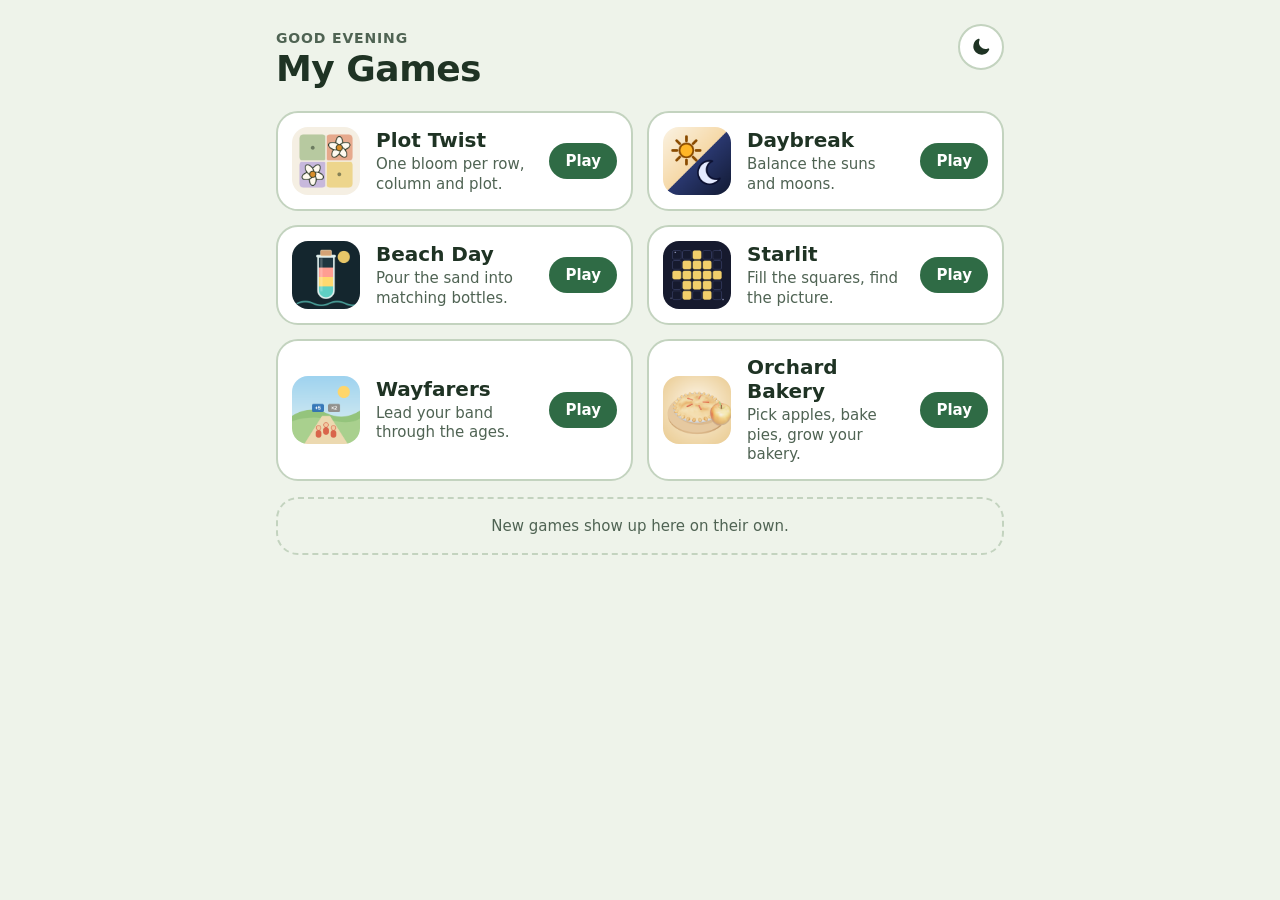
<file: index.html>
<!doctype html>
<html lang="en">
<head>
  <meta charset="utf-8">
  <meta name="viewport" content="width=device-width, initial-scale=1, viewport-fit=cover">
  <title>My Games</title>
  <meta name="description" content="All my ad-free games in one place.">
  <meta name="theme-color" content="#eef3ea">
  <meta name="apple-mobile-web-app-capable" content="yes">
  <meta name="mobile-web-app-capable" content="yes">
  <meta name="apple-mobile-web-app-status-bar-style" content="default">
  <meta name="apple-mobile-web-app-title" content="My Games">
  <link rel="apple-touch-icon" href="icons/icon-180.png">
  <link rel="icon" href="icons/icon.svg" type="image/svg+xml">
  <link rel="icon" href="icons/icon-192.png" sizes="192x192">
  <link rel="manifest" href="manifest.webmanifest">
  <script>
    // Set light/dark before the page paints so it never flashes the wrong colors.
    (function () {
      var a = 'auto';
      try { a = localStorage.getItem('hub-appearance') || 'auto'; } catch (e) {}
      var dark = a === 'dark' || (a === 'auto' && window.matchMedia && matchMedia('(prefers-color-scheme: dark)').matches);
      document.documentElement.dataset.theme = dark ? 'forest' : 'meadow';
    })();
  </script>
  <link rel="stylesheet" href="hub.css">
</head>
<body>
  <main>
    <header class="top">
      <div>
        <p class="hello" id="hello">Hello</p>
        <h1>My Games</h1>
      </div>
      <button id="modeBtn" class="mode" aria-label="Switch light or dark"></button>
    </header>

    <div id="list" class="list" aria-live="polite"></div>
    <p class="soon">New games show up here on their own.</p>
  </main>
  <script src="hub.js"></script>
</body>
</html>
</file>
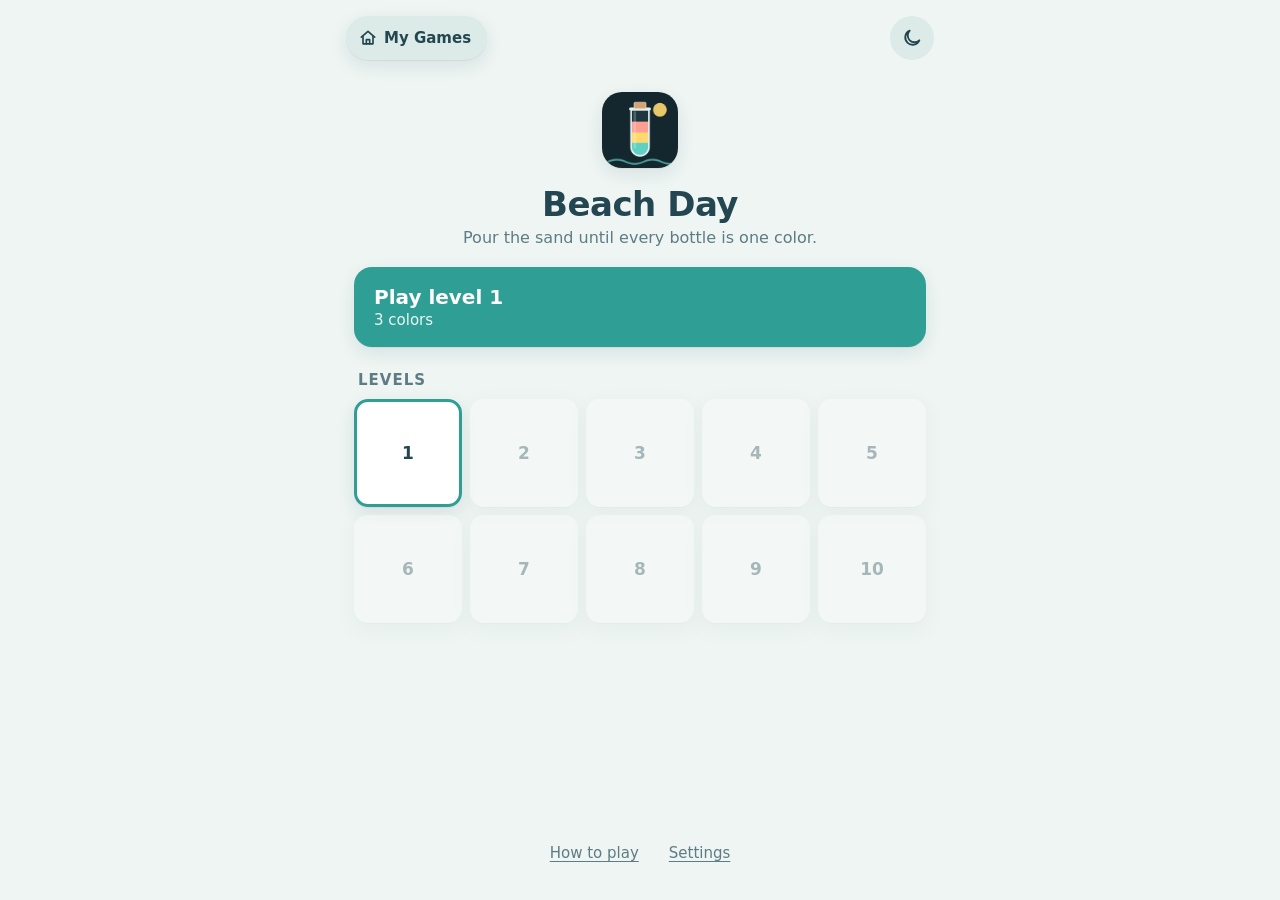
<file: beach-day/index.html>
<!doctype html>
<html lang="en">
<head>
  <meta charset="utf-8">
  <meta name="viewport" content="width=device-width, initial-scale=1, maximum-scale=1, user-scalable=no, viewport-fit=cover">
  <title>Beach Day</title>
  <meta name="description" content="A calm sand-sorting game.">
  <meta name="theme-color" content="#eef5f3">
  <meta name="apple-mobile-web-app-capable" content="yes">
  <meta name="mobile-web-app-capable" content="yes">
  <meta name="apple-mobile-web-app-status-bar-style" content="default">
  <meta name="apple-mobile-web-app-title" content="Beach Day">
  <link rel="apple-touch-icon" href="icons/icon-180.png">
  <link rel="icon" href="icons/icon-192.png">
  <link rel="manifest" href="manifest.webmanifest">
  <link rel="stylesheet" href="style.css">
</head>
<body>
  <!-- Home screen -->
  <main id="home" class="screen">
    <a class="hub-pill" href="../"><svg aria-hidden="true" viewBox="0 0 24 24"><path d="M4 11l8-7 8 7"/><path d="M6 10v9h12v-9"/><path d="M10 19v-5h4v5"/></svg>My Games</a>
    <button class="icon-btn mode-btn home-mode" aria-label="Switch light or dark"></button>
    <header class="home-head">
      <img src="icons/icon-192.png" alt="" class="logo">
      <h1>Beach Day</h1>
      <p class="tagline">Pour the sand until every bottle is one color.</p>
    </header>

    <button id="playBtn" class="card play">
      <span class="card-title" id="playTitle">Play level 1</span>
      <span class="card-sub" id="playSub">3 colors</span>
    </button>

    <h2 class="section">Levels</h2>
    <div class="levels" id="levels"></div>

    <div class="home-foot">
      <button id="howBtn" class="link">How to play</button>
      <button id="settingsBtn" class="link">Settings</button>
    </div>
  </main>

  <!-- Game screen -->
  <main id="game" class="screen" hidden>
    <header class="bar">
      <div class="bar-left">
        <button id="backBtn" class="icon-btn" aria-label="Back to levels">
          <svg viewBox="0 0 24 24"><path d="M15 5l-7 7 7 7"/></svg>
        </button>
        <a class="icon-btn hub-link" href="../" aria-label="My Games" title="My Games">
          <svg viewBox="0 0 24 24"><path d="M4 11l8-7 8 7"/><path d="M6 10v9h12v-9"/><path d="M10 19v-5h4v5"/></svg>
        </a>
      </div>
      <div class="bar-mid">
        <div id="gameTitle" class="bar-title">Level 1</div>
        <div id="gameSub" class="bar-sub"></div>
      </div>
      <div class="bar-right">
        <button class="icon-btn mode-btn" aria-label="Switch light or dark"></button>
        <button id="helpBtn" class="icon-btn" aria-label="How to play">
          <svg viewBox="0 0 24 24"><circle cx="12" cy="12" r="9"/><path d="M9.5 9.5a2.5 2.5 0 1 1 3.5 2.3c-.7.3-1 .8-1 1.5v.4"/><circle cx="12" cy="17" r=".6" class="fill"/></svg>
        </button>
      </div>
    </header>

    <div id="boardWrap" class="board-wrap">
      <div id="board" class="board" aria-label="Sand bottles"></div>
    </div>

    <p id="status" class="status" aria-live="polite"></p>
    <section id="hintBox" class="hint-box" hidden aria-live="polite">
      <div class="hint-head"><b id="hintTitle"></b><button id="hintClose" class="hint-x" aria-label="Close hint">✕</button></div>
      <p id="hintText"></p>
      <button id="hintDo" class="primary small"></button>
    </section>

    <nav class="tools">
      <button id="undoBtn" class="tool"><svg viewBox="0 0 24 24"><path d="M9 14L4 9l5-5"/><path d="M4 9h10a6 6 0 0 1 0 12h-3"/></svg><span>Undo</span></button>
      <button id="hintBtn" class="tool"><svg viewBox="0 0 24 24"><path d="M9 18h6M10 21h4"/><path d="M12 3a6 6 0 0 0-3.5 10.9c.6.5 1 1.2 1 2.1h5c0-.9.4-1.6 1-2.1A6 6 0 0 0 12 3z"/></svg><span>Hint</span></button>
      <button id="tubeBtn" class="tool"><svg viewBox="0 0 24 24"><path d="M9 3h6M10 3v14a2 2 0 0 0 4 0V3"/><path d="M18 9v6M15 12h6"/></svg><span>Spare</span></button>
      <button id="restartBtn" class="tool"><svg viewBox="0 0 24 24"><path d="M4 12a8 8 0 1 0 2.4-5.7"/><path d="M4 4v4h4"/></svg><span>Restart</span></button>
    </nav>
  </main>

  <!-- Dialogs -->
  <dialog id="howDlg" class="sheet">
    <h2>How to play</h2>
    <ul class="rules">
      <li>Each bottle holds <b>four layers</b> of sand. Sort them so every bottle is <b>one color</b> (or empty).</li>
      <li>Tap a bottle to pick it up, then tap another bottle to <b>pour</b> its top layer in.</li>
      <li>Sand can go into an <b>empty bottle</b>, or onto sand of the <b>same color</b>, as long as there's room.</li>
      <li>Matching layers on top pour together, as many as will fit.</li>
      <li>No timer and no way to lose. <b>Undo</b> as much as you like, or <b>Restart</b> the level.</li>
      <li>Stuck? <b>Hint</b> tells you a good next pour and why. <b>Spare</b> adds one extra empty bottle for the level.</li>
      <li class="desktop-only">On a computer: number keys 1 to 9 pick bottles, Ctrl/⌘+Z undoes, H gives a hint.</li>
    </ul>
    <form method="dialog"><button class="primary">Got it</button></form>
  </dialog>

  <dialog id="settingsDlg" class="sheet">
    <h2>Settings</h2>
    <div class="setting-label">Look</div>
    <div class="segmented" id="appearance">
      <button type="button" data-mode="light">☀️ Shoreline</button>
      <button type="button" data-mode="dark">🌙 Moonlit Bay</button>
      <button type="button" data-mode="auto">Match phone</button>
    </div>
    <label class="toggle"><input type="checkbox" id="optHaptics" checked><span>Vibrate on pours (where supported)</span></label>
    <label class="toggle"><input type="checkbox" id="optNumbers"><span>Show bottle numbers</span></label>
    <form method="dialog"><button class="primary">Done</button></form>
  </dialog>

  <dialog id="winDlg" class="sheet win">
    <div class="win-shell" aria-hidden="true"></div>
    <h2 id="winTitle">All sorted!</h2>
    <p id="winText"></p>
    <div class="win-actions">
      <button id="winHome" class="secondary">Levels</button>
      <button id="winNext" class="primary">Next level</button>
    </div>
  </dialog>

  <script src="engine.js"></script>
  <script src="app.js"></script>
</body>
</html>
</file>
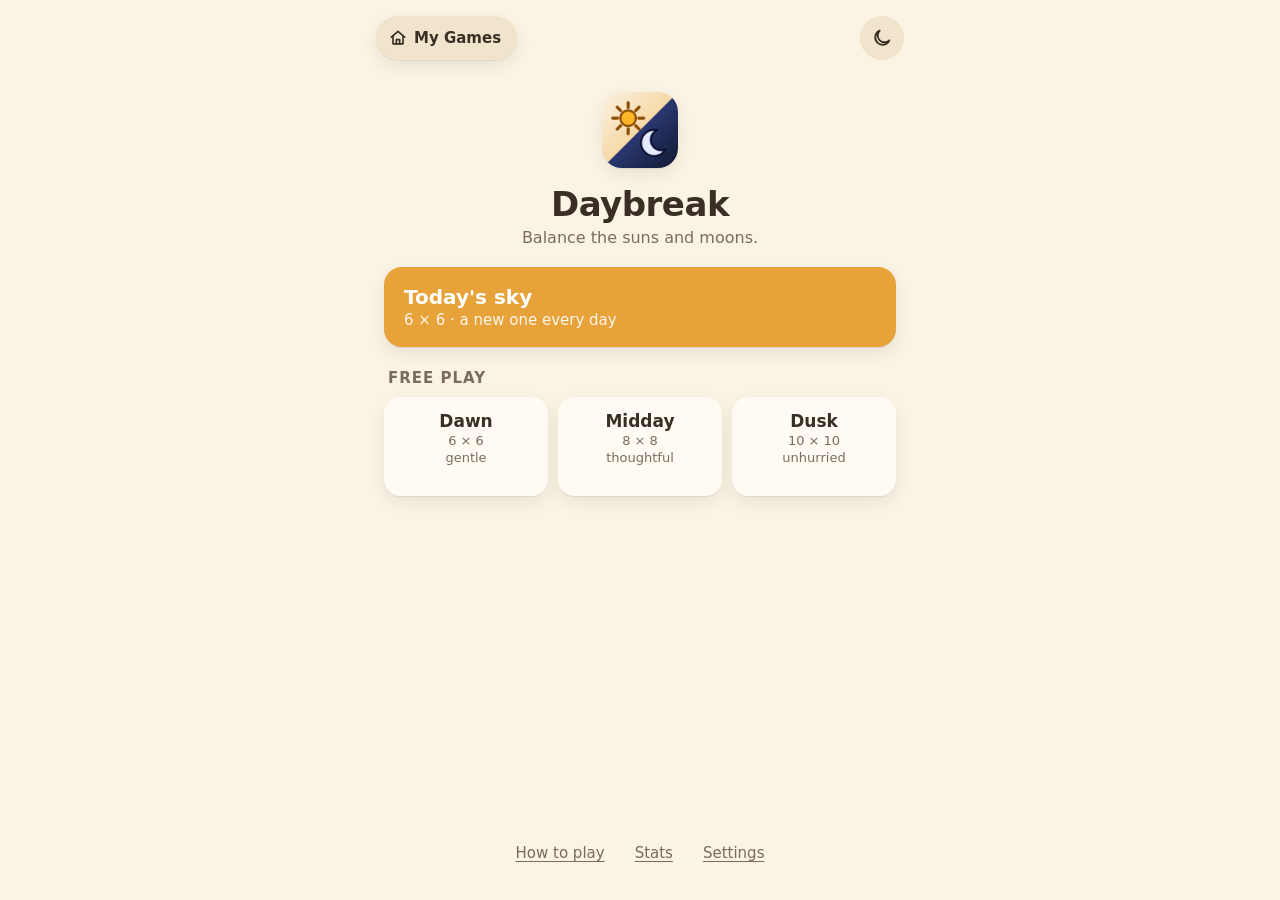
<file: daybreak/index.html>
<!doctype html>
<html lang="en">
<head>
  <meta charset="utf-8">
  <meta name="viewport" content="width=device-width, initial-scale=1, maximum-scale=1, user-scalable=no, viewport-fit=cover">
  <title>Daybreak</title>
  <meta name="description" content="A calm sun and moon logic puzzle.">
  <meta name="theme-color" content="#fbf3e4">
  <meta name="apple-mobile-web-app-capable" content="yes">
  <meta name="mobile-web-app-capable" content="yes">
  <meta name="apple-mobile-web-app-status-bar-style" content="default">
  <meta name="apple-mobile-web-app-title" content="Daybreak">
  <link rel="apple-touch-icon" href="icons/icon-180.png">
  <link rel="icon" href="icons/icon-192.png">
  <link rel="manifest" href="manifest.webmanifest">
  <link rel="stylesheet" href="style.css">
</head>
<body>
  <!-- Home screen -->
  <main id="home" class="screen">
    <a class="hub-pill" href="../"><svg aria-hidden="true" viewBox="0 0 24 24"><path d="M4 11l8-7 8 7"/><path d="M6 10v9h12v-9"/><path d="M10 19v-5h4v5"/></svg>My Games</a>
    <button class="icon-btn mode-btn home-mode" aria-label="Switch light or dark"></button>
    <header class="home-head">
      <img src="icons/icon-192.png" alt="" class="logo">
      <h1>Daybreak</h1>
      <p class="tagline">Balance the suns and moons.</p>
    </header>

    <button id="dailyBtn" class="card daily">
      <span class="card-title">Today's sky</span>
      <span class="card-sub" id="dailySub">6 × 6</span>
    </button>

    <h2 class="section">Free play</h2>
    <div class="sizes" id="sizes"></div>

    <button id="resumeBtn" class="card resume" hidden>
      <span class="card-title">Keep going</span>
      <span class="card-sub" id="resumeSub"></span>
    </button>

    <div class="home-foot">
      <button id="howBtn" class="link">How to play</button>
      <button id="statsBtn" class="link">Stats</button>
      <button id="settingsBtn" class="link">Settings</button>
    </div>
  </main>

  <!-- Game screen -->
  <main id="game" class="screen" hidden>
    <header class="bar">
      <div class="bar-left">
      <button id="backBtn" class="icon-btn" aria-label="Back">
        <svg viewBox="0 0 24 24"><path d="M15 5l-7 7 7 7"/></svg>
      </button>
      <a class="icon-btn hub-link" href="../" aria-label="My Games" title="My Games">
        <svg viewBox="0 0 24 24"><path d="M4 11l8-7 8 7"/><path d="M6 10v9h12v-9"/><path d="M10 19v-5h4v5"/></svg>
      </a>
      </div>
      <div class="bar-mid">
        <div id="gameTitle" class="bar-title">Dawn</div>
        <div id="timer" class="timer"></div>
      </div>
      <div class="bar-right">
        <button class="icon-btn mode-btn" aria-label="Switch light or dark"></button>
        <button id="helpBtn" class="icon-btn" aria-label="How to play">
          <svg viewBox="0 0 24 24"><circle cx="12" cy="12" r="9"/><path d="M9.5 9.5a2.5 2.5 0 1 1 3.5 2.3c-.7.3-1 .8-1 1.5v.4"/><circle cx="12" cy="17" r=".6" class="fill"/></svg>
        </button>
      </div>
    </header>

    <div id="boardWrap" class="board-wrap">
      <div id="board" class="board" role="grid" aria-label="Puzzle board"></div>
    </div>

    <p id="status" class="status" aria-live="polite"></p>
    <section id="hintBox" class="hint-box" hidden aria-live="polite">
      <div class="hint-head"><b id="hintTitle"></b><button id="hintClose" class="hint-x" aria-label="Close hint">✕</button></div>
      <p id="hintText"></p>
      <button id="hintDo" class="primary small"></button>
    </section>

    <nav class="tools">
      <button id="undoBtn" class="tool"><svg viewBox="0 0 24 24"><path d="M9 14L4 9l5-5"/><path d="M4 9h10a6 6 0 0 1 0 12h-3"/></svg><span>Undo</span></button>
      <button id="hintBtn" class="tool"><svg viewBox="0 0 24 24"><path d="M9 18h6M10 21h4"/><path d="M12 3a6 6 0 0 0-3.5 10.9c.6.5 1 1.2 1 2.1h5c0-.9.4-1.6 1-2.1A6 6 0 0 0 12 3z"/></svg><span>Hint</span></button>
      <button id="clearBtn" class="tool"><svg viewBox="0 0 24 24"><path d="M4 7h16M9 7V4h6v3M6 7l1 13h10l1-13"/></svg><span>Clear</span></button>
      <button id="newBtn" class="tool"><svg viewBox="0 0 24 24"><path d="M12 5v14M5 12h14"/></svg><span>New</span></button>
    </nav>
  </main>

  <!-- Dialogs -->
  <dialog id="howDlg" class="sheet">
    <h2>How to play</h2>
    <ul class="rules">
      <li>Fill every square with a <b>sun</b> <span class="mini sun"></span> or a <b>moon</b> <span class="mini moon"></span>.</li>
      <li>Each <b>row</b> and <b>column</b> gets the <b>same number</b> of suns and moons (3 and 3 on a 6 × 6 board).</li>
      <li><b>No three in a row</b>: never three suns or three moons side by side, across or down.</li>
      <li>An <b>=</b> sign between two squares means they <b>match</b>. A <b>≠</b> sign means they're <b>opposites</b>.</li>
      <li>Tap a square once for a sun, twice for a moon, and again to clear it. Shaded squares come with the puzzle and can't be changed.</li>
      <li>Stuck? <b>Hint</b> explains the next step and why it works.</li>
      <li class="desktop-only">On a computer: right-click goes backwards (moon first). Arrow keys move, Space cycles a square, S places a sun, M places a moon, Backspace clears, Ctrl/⌘+Z undoes, H gives a hint.</li>
      <li>Every puzzle has exactly one answer, and you can always reach it by logic alone, no guessing.</li>
    </ul>
    <form method="dialog"><button class="primary">Got it</button></form>
  </dialog>

  <dialog id="statsDlg" class="sheet">
    <h2>Stats</h2>
    <div id="statsBody"></div>
    <form method="dialog"><button class="primary">Close</button></form>
  </dialog>

  <dialog id="settingsDlg" class="sheet">
    <h2>Settings</h2>
    <div class="setting-label">Look</div>
    <div class="segmented" id="appearance">
      <button type="button" data-mode="light">☀️ Day</button>
      <button type="button" data-mode="dark">🌙 Night</button>
      <button type="button" data-mode="auto">Match phone</button>
    </div>
    <label class="toggle"><input type="checkbox" id="optConflicts" checked><span>Point out rule breaks</span></label>
    <label class="toggle"><input type="checkbox" id="optHaptics" checked><span>Vibrate on taps (where supported)</span></label>
    <label class="toggle"><input type="checkbox" id="optTimer"><span>Show timer</span></label>
    <form method="dialog"><button class="primary">Done</button></form>
  </dialog>

  <dialog id="winDlg" class="sheet win">
    <div class="win-sun" aria-hidden="true"></div>
    <h2 id="winTitle">Perfect balance!</h2>
    <p id="winText"></p>
    <div class="win-actions">
      <button id="winHome" class="secondary">Home</button>
      <button id="winNext" class="primary">Next puzzle</button>
    </div>
  </dialog>

  <script src="engine.js"></script>
  <script src="app.js"></script>
</body>
</html>
</file>
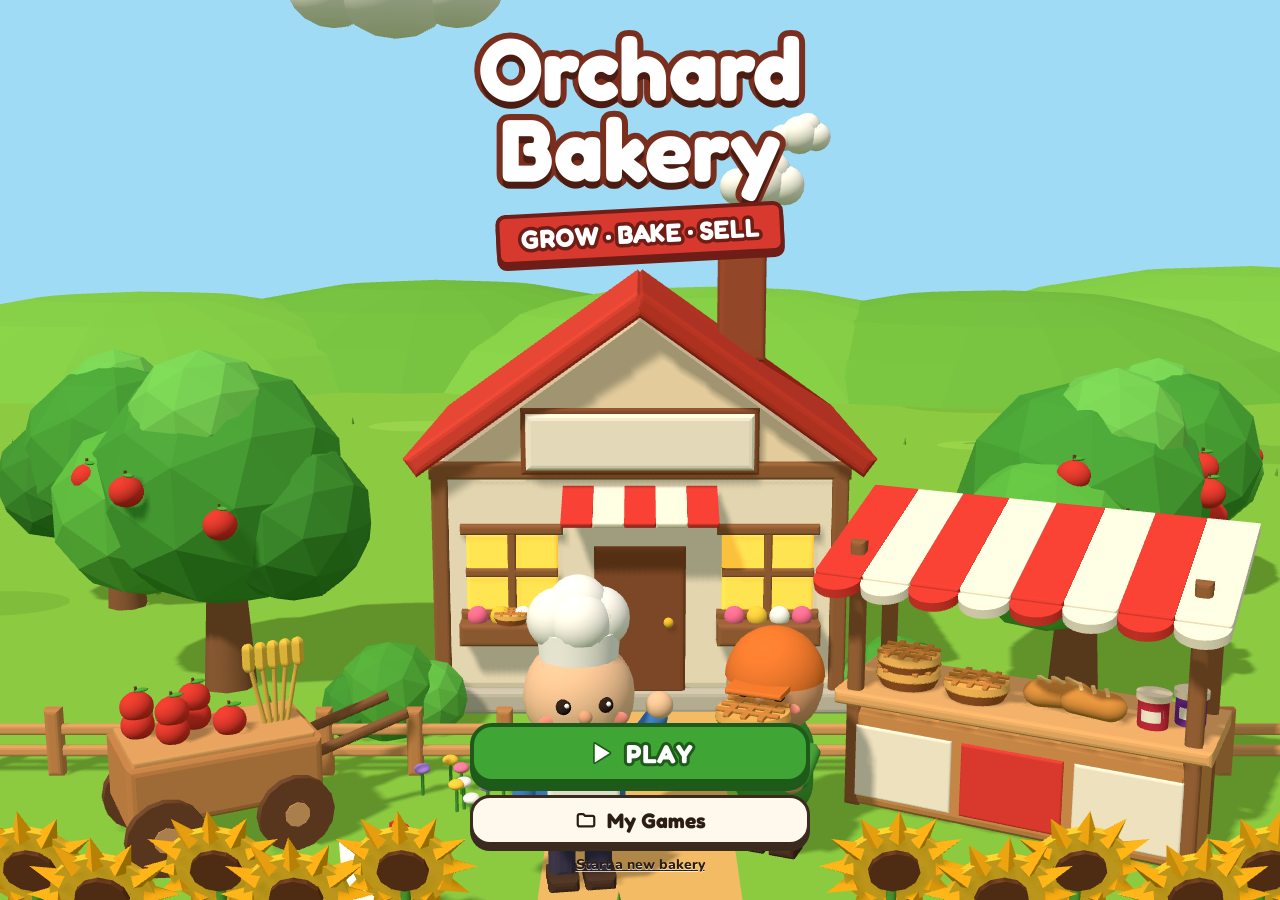
<file: orchard-bakery/index.html>
<!doctype html>
<html lang="en">
<head>
  <meta charset="utf-8">
  <meta name="viewport" content="width=device-width, initial-scale=1, maximum-scale=1, user-scalable=no, viewport-fit=cover">
  <title>Orchard Bakery</title>
  <meta name="description" content="A calm 3D bakery game: pick apples, bake pies, run your shop.">
  <meta name="theme-color" content="#86C93F">
  <meta name="apple-mobile-web-app-capable" content="yes">
  <meta name="mobile-web-app-capable" content="yes">
  <meta name="apple-mobile-web-app-status-bar-style" content="default">
  <meta name="apple-mobile-web-app-title" content="Orchard Bakery">
  <link rel="apple-touch-icon" href="icons/icon-180.png">
  <link rel="icon" href="icons/icon-192.png">
  <link rel="manifest" href="manifest.webmanifest">
  <link rel="preload" href="fonts/fredoka.woff2" as="font" type="font/woff2" crossorigin>
  <link rel="stylesheet" href="style.css">
  <script>
    // If anything stops the game from starting, say so on the start screen instead of leaving it blank.
    (function () {
      function show(msg) {
        var el = document.getElementById('loading'); if (!el) return;
        el.hidden = false; el.textContent = 'Sorry, the bakery could not open: ' + msg + ' Try reloading the page.';
      }
      window.addEventListener('error', function (e) { show((e.message || 'unknown error') + (e.filename ? ' (' + e.filename.split('/').pop() + ':' + e.lineno + ')' : '') + '.'); });
      window.addEventListener('unhandledrejection', function (e) { show(String(e.reason && e.reason.message || e.reason) + '.'); });
      setTimeout(function () { if (!window.__obReady) show('it is taking too long to start.'); }, 25000);
    })();
  </script>
  <script type="importmap">{ "imports": { "three": "./vendor/three.module.min.js" } }</script>
</head>
<body>
  <canvas id="scene"></canvas>
  <div id="lens" aria-hidden="true"></div>

  <!-- Start screen: the bakery scene from the Design art behind a big title -->
  <main id="start">
    <div class="start-top">
      <h1 class="ob-title">Orchard<br>Bakery</h1>
      <div class="ob-ribbon">Grow · Bake · Sell</div>
    </div>
    <div class="start-bottom">
      <p id="loading" class="small">Getting the ovens warm…</p>
      <button id="playBtn" class="ob-btn ob-btn--play" disabled><svg aria-hidden="true" viewBox="0 0 24 24"><path d="M7 4.5v15l12-7.5z"/></svg><span id="playLabel">Play</span></button>
      <a class="hub-pill ob-btn ob-btn--cream" href="../"><svg aria-hidden="true" viewBox="0 0 24 24"><path d="M3 7.5a2 2 0 0 1 2-2h4l2 2h8a2 2 0 0 1 2 2V17a2 2 0 0 1-2 2H5a2 2 0 0 1-2-2z"/></svg>My Games</a>
      <button id="resetBtn" class="link">Start a new bakery</button>
    </div>
  </main>

  <!-- In-game top bar -->
  <header id="hud" hidden>
    <div class="row row1">
      <div class="ob-chip"><img id="coinIcon" alt=""><span id="coinNum">0</span></div>
      <div class="ob-chip" title="Goods sold"><img id="carryIcon" alt=""><span id="soldNum">0</span><small class="wide">sold</small></div>
      <button class="ob-chip lv-chip" id="lvPill" aria-label="Bakery level and goals"><span class="star"><svg aria-hidden="true" viewBox="0 0 24 24"><path d="M12 2.6l2.8 5.9 6.4.8-4.7 4.4 1.2 6.4L12 17l-5.7 3.1 1.2-6.4-4.7-4.4 6.4-.8z"/></svg><b id="lvNum">1</b></span><span class="lv-txt"><span class="lv-top"><span>Level <span id="lvNum2">1</span></span><span id="xpText" class="wide"></span></span><span class="ob-bar"><i id="xpFill"></i></span></span></button>
    </div>
    <div class="row row2">
      <button id="goalsBtn" class="ob-chip orders-btn" aria-label="Orders and goals"><svg aria-hidden="true" viewBox="0 0 24 24"><rect x="5" y="4" width="14" height="17" rx="2"/><path d="M9 4h6v3H9z"/><path d="M8.5 12l2 2 4-4"/><path d="M8.5 17h7"/></svg>Orders<span id="goalsDot" class="badge" hidden></span></button>
      <span class="grow"></span>
      <button id="soundBtn" class="ob-icon-btn" aria-label="Sound on"><svg aria-hidden="true" viewBox="0 0 24 24"><path d="M4 9h4l5-4v14l-5-4H4z"/><path class="wave" d="M16 9a4 4 0 0 1 0 6"/><path class="wave" d="M18.5 6.5a7.5 7.5 0 0 1 0 11"/><path class="mute" d="M16 9l5 6M21 9l-5 6"/></svg></button>
      <button id="menuBtn" class="ob-icon-btn" aria-label="Pause" title="Pause"><svg aria-hidden="true" viewBox="0 0 24 24"><path d="M9 6v12M15 6v12"/></svg></button>
      <a class="ob-icon-btn hub-link" href="../" aria-label="My Games" title="My Games"><svg aria-hidden="true" viewBox="0 0 24 24"><path d="M4 11l8-7 8 7"/><path d="M6 10v9h12v-9"/><path d="M10 19v-5h4v5"/></svg></a>
    </div>
  </header>
  <div id="carryPill" class="carry-tag" hidden><span id="carryNum">0/8</span></div>
  <div id="keyHint" hidden><span class="keys"><kbd>W</kbd><kbd>A</kbd><kbd>S</kbd><kbd>D</kbd></span><span>or arrow keys to walk</span><i></i><span class="tree-tip">Stand still by a tree to pick</span></div>
  <div id="floats" aria-hidden="true"></div>
  <div id="hint" hidden></div>
  <div id="carryList" hidden aria-live="polite"></div>
  <section id="panel" hidden aria-label="Goals">
    <div class="panel-card">
      <i class="handle"></i><div class="panel-head"><h2>Your bakery</h2><button id="panelClose" class="ob-icon-btn" aria-label="Close"><svg aria-hidden="true" viewBox="0 0 24 24"><path d="M6 6l12 12M18 6L6 18"/></svg></button></div>
      <div class="lv-row"><div class="lv-badge">★ <span id="pLv">1</span></div><div class="lv-text"><b id="pLvTitle">Bakery level 1</b><div class="bar"><i id="pXp"></i></div><small id="pXpText"></small></div></div>
      <h3>Tasks</h3><ul id="taskList" class="tasks"></ul>
      <h3>Orders</h3><div id="orderBox" class="order-box"></div>
      <h3>Coming up</h3><ul id="nextList" class="next"></ul>
      <button id="panelSound" class="sound-row">Sound: on</button>
    </div>
  </section>
  <div id="toast"></div>
  <div id="joy"><div id="knob"></div></div>

  <script type="module" src="app.js"></script>
</body>
</html>
</file>
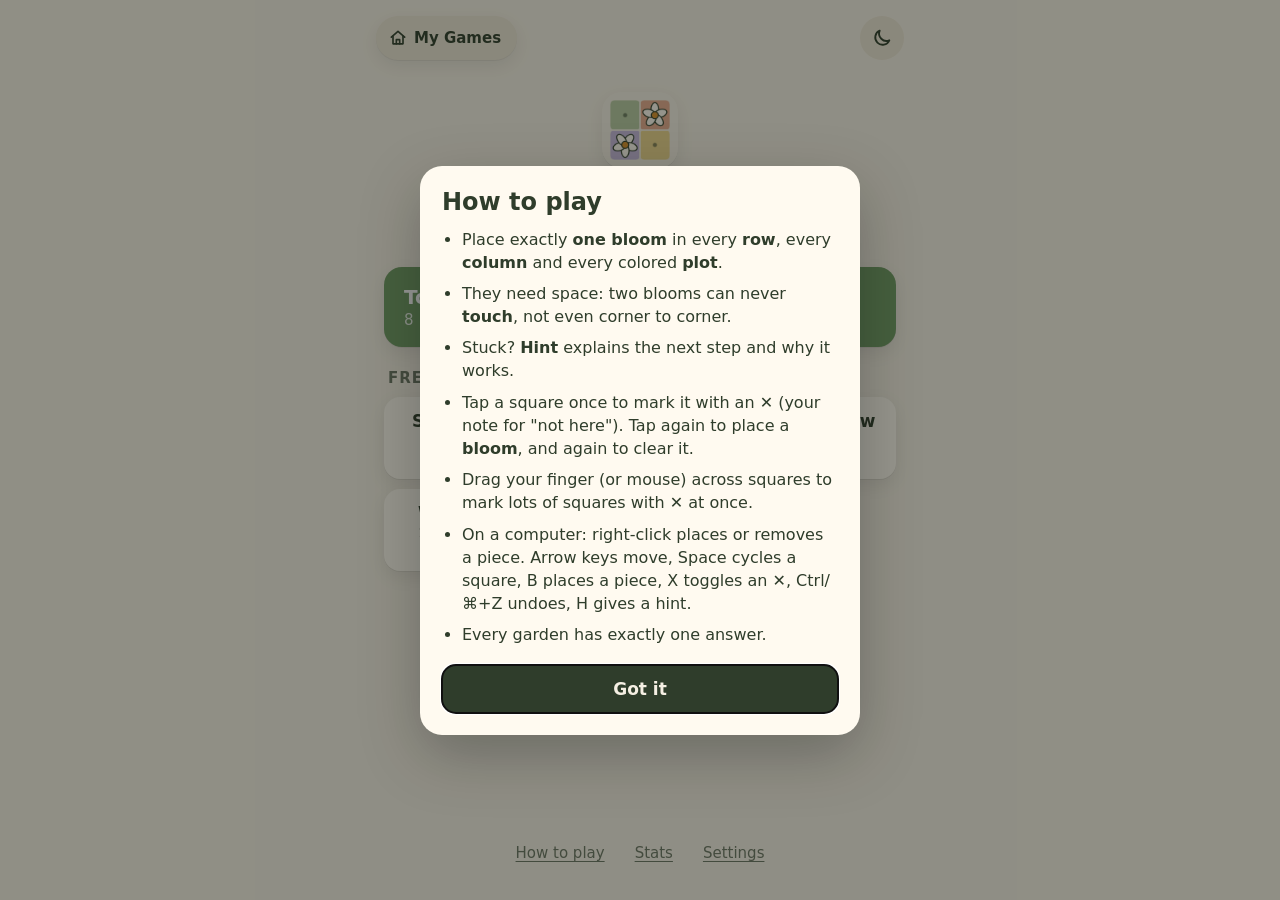
<file: plot-twist/index.html>
<!doctype html>
<html lang="en">
<head>
  <meta charset="utf-8">
  <meta name="viewport" content="width=device-width, initial-scale=1, maximum-scale=1, user-scalable=no, viewport-fit=cover">
  <title>Plot Twist</title>
  <meta name="description" content="A calm logic garden: one bloom per row, column and plot.">
  <meta name="theme-color" content="#f5efe3">
  <meta name="apple-mobile-web-app-capable" content="yes">
  <meta name="mobile-web-app-capable" content="yes">
  <meta name="apple-mobile-web-app-status-bar-style" content="default">
  <meta name="apple-mobile-web-app-title" content="Plot Twist">
  <link rel="apple-touch-icon" href="icons/icon-180.png">
  <link rel="icon" href="icons/icon-192.png">
  <link rel="manifest" href="manifest.webmanifest">
  <link rel="stylesheet" href="style.css">
</head>
<body>
  <!-- Home screen -->
  <main id="home" class="screen">
    <a class="hub-pill" href="../"><svg aria-hidden="true" viewBox="0 0 24 24"><path d="M4 11l8-7 8 7"/><path d="M6 10v9h12v-9"/><path d="M10 19v-5h4v5"/></svg>My Games</a>
    <button class="icon-btn mode-btn home-mode" aria-label="Switch light or dark"></button>
    <header class="home-head">
      <img src="icons/icon-192.png" alt="" class="logo">
      <h1>Plot Twist</h1>
      <p class="tagline">One <span data-word="piece">bloom</span> per row, column and plot.</p>
    </header>

    <button id="dailyBtn" class="card daily">
      <span class="card-title">Today's garden</span>
      <span class="card-sub" id="dailySub">8 × 8</span>
    </button>

    <h2 class="section">Free play</h2>
    <div class="sizes" id="sizes"></div>

    <button id="resumeBtn" class="card resume" hidden>
      <span class="card-title">Keep going</span>
      <span class="card-sub" id="resumeSub"></span>
    </button>

    <div class="home-foot">
      <button id="howBtn" class="link">How to play</button>
      <button id="statsBtn" class="link">Stats</button>
      <button id="settingsBtn" class="link">Settings</button>
    </div>
  </main>

  <!-- Game screen -->
  <main id="game" class="screen" hidden>
    <header class="bar">
      <div class="bar-left">
      <button id="backBtn" class="icon-btn" aria-label="Back">
        <svg viewBox="0 0 24 24"><path d="M15 5l-7 7 7 7"/></svg>
      </button>
      <a class="icon-btn hub-link" href="../" aria-label="My Games" title="My Games">
        <svg viewBox="0 0 24 24"><path d="M4 11l8-7 8 7"/><path d="M6 10v9h12v-9"/><path d="M10 19v-5h4v5"/></svg>
      </a>
      </div>
      <div class="bar-mid">
        <div id="gameTitle" class="bar-title">Garden</div>
        <div id="timer" class="timer">0:00</div>
      </div>
      <div class="bar-right">
      <button class="icon-btn mode-btn" aria-label="Switch light or dark"></button>
      <button id="helpBtn" class="icon-btn" aria-label="How to play">
        <svg viewBox="0 0 24 24"><circle cx="12" cy="12" r="9"/><path d="M9.5 9.5a2.5 2.5 0 1 1 3.5 2.3c-.7.3-1 .8-1 1.5v.4"/><circle cx="12" cy="17" r=".6" class="fill"/></svg>
      </button>
      </div>
    </header>

    <div id="boardWrap" class="board-wrap">
      <div id="board" class="board" role="grid" aria-label="Puzzle board"></div>
      <div id="loading" class="loading" hidden>Planting a new garden…</div>
    </div>

    <p id="status" class="status" aria-live="polite"></p>
    <section id="hintBox" class="hint-box" hidden aria-live="polite">
      <div class="hint-head"><b id="hintTitle"></b><button id="hintClose" class="hint-x" aria-label="Close hint">✕</button></div>
      <p id="hintText"></p>
      <button id="hintDo" class="primary small"></button>
    </section>

    <nav class="tools">
      <button id="undoBtn" class="tool"><svg viewBox="0 0 24 24"><path d="M9 14L4 9l5-5"/><path d="M4 9h10a6 6 0 0 1 0 12h-3"/></svg><span>Undo</span></button>
      <button id="hintBtn" class="tool"><svg viewBox="0 0 24 24"><path d="M9 18h6M10 21h4"/><path d="M12 3a6 6 0 0 0-3.5 10.9c.6.5 1 1.2 1 2.1h5c0-.9.4-1.6 1-2.1A6 6 0 0 0 12 3z"/></svg><span>Hint</span></button>
      <button id="clearBtn" class="tool"><svg viewBox="0 0 24 24"><path d="M4 7h16M9 7V4h6v3M6 7l1 13h10l1-13"/></svg><span>Clear</span></button>
      <button id="newBtn" class="tool"><svg viewBox="0 0 24 24"><path d="M12 5v14M5 12h14"/></svg><span>New</span></button>
    </nav>
  </main>

  <!-- Dialogs -->
  <dialog id="howDlg" class="sheet">
    <h2>How to play</h2>
    <ul class="rules">
      <li>Place exactly <b>one <span data-word="piece">bloom</span></b> in every <b>row</b>, every <b>column</b> and every colored <b>plot</b>.</li>
      <li>They need space: two <span data-word="pieces">blooms</span> can never <b>touch</b>, not even corner to corner.</li>
      <li>Stuck? <b>Hint</b> explains the next step and why it works.</li>
      <li>Tap a square once to mark it with an <b>✕</b> (your note for "not here"). Tap again to place a <b><span data-word="piece">bloom</span></b>, and again to clear it.</li>
      <li>Drag your finger (or mouse) across squares to mark lots of squares with ✕ at once.</li>
      <li class="desktop-only">On a computer: right-click places or removes a piece. Arrow keys move, Space cycles a square, B places a piece, X toggles an ✕, Ctrl/⌘+Z undoes, H gives a hint.</li>
      <li>Every garden has exactly one answer.</li>
    </ul>
    <form method="dialog"><button class="primary">Got it</button></form>
  </dialog>

  <dialog id="statsDlg" class="sheet">
    <h2>Stats</h2>
    <div id="statsBody"></div>
    <form method="dialog"><button class="primary">Close</button></form>
  </dialog>

  <dialog id="settingsDlg" class="sheet">
    <h2>Settings</h2>
    <div class="setting-label">Look</div>
    <div class="segmented" id="appearance">
      <button type="button" data-mode="light">☀️ Garden</button>
      <button type="button" data-mode="dark">🌙 Night Sky</button>
      <button type="button" data-mode="auto">Match phone</button>
    </div>
    <label class="toggle"><input type="checkbox" id="optAuto"><span>Auto-✕ around each new <span data-word="piece">bloom</span></span></label>
    <label class="toggle"><input type="checkbox" id="optConflicts" checked><span>Highlight clashes</span></label>
    <label class="toggle"><input type="checkbox" id="optHaptics" checked><span>Vibrate on taps (where supported)</span></label>
    <label class="toggle"><input type="checkbox" id="optTimer"><span>Show timer</span></label>
    <form method="dialog"><button class="primary">Done</button></form>
  </dialog>

  <dialog id="winDlg" class="sheet win">
    <div class="win-flower" aria-hidden="true"></div>
    <h2 id="winTitle">Garden complete!</h2>
    <p id="winText"></p>
    <div class="win-actions">
      <button id="winHome" class="secondary">Home</button>
      <button id="winNext" class="primary">Next garden</button>
    </div>
  </dialog>

  <script src="generator.js"></script>
  <script src="hints.js"></script>
  <script src="app.js"></script>
</body>
</html>
</file>
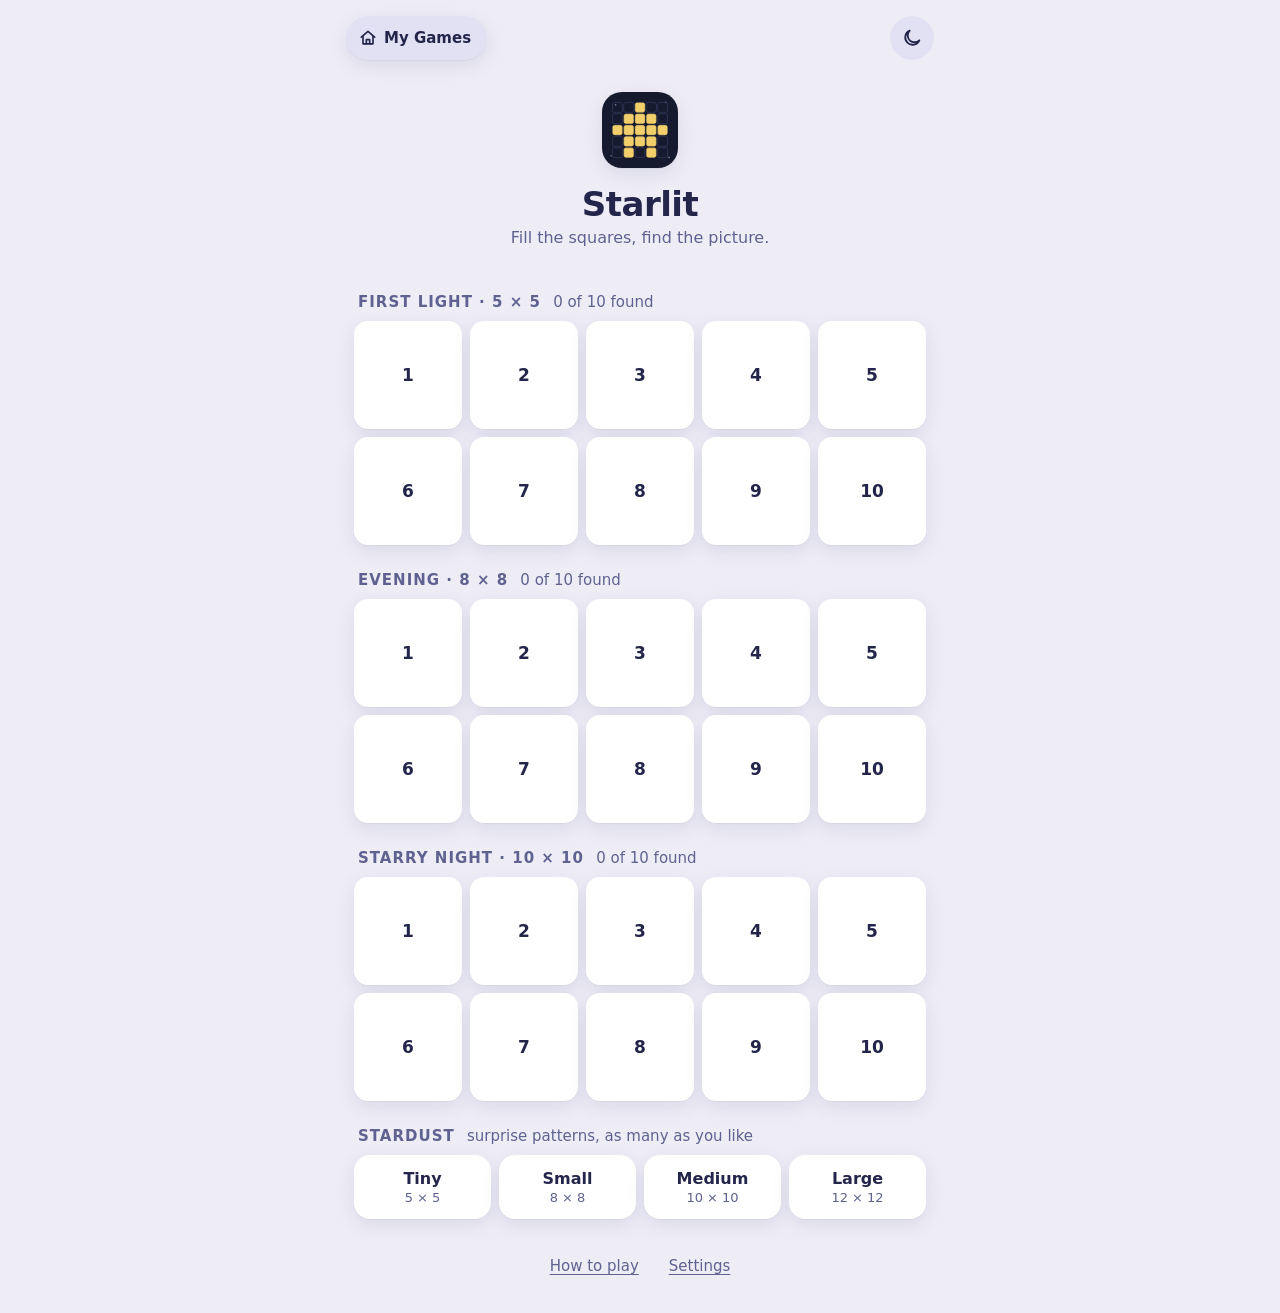
<file: starlit/index.html>
<!doctype html>
<html lang="en">
<head>
  <meta charset="utf-8">
  <meta name="viewport" content="width=device-width, initial-scale=1, maximum-scale=1, user-scalable=no, viewport-fit=cover">
  <title>Starlit</title>
  <meta name="description" content="A calm picture logic puzzle. Fill the squares, find the picture.">
  <meta name="theme-color" content="#eeedf6">
  <meta name="apple-mobile-web-app-capable" content="yes">
  <meta name="mobile-web-app-capable" content="yes">
  <meta name="apple-mobile-web-app-status-bar-style" content="default">
  <meta name="apple-mobile-web-app-title" content="Starlit">
  <link rel="apple-touch-icon" href="icons/icon-180.png">
  <link rel="icon" href="icons/icon-192.png">
  <link rel="manifest" href="manifest.webmanifest">
  <link rel="stylesheet" href="style.css">
</head>
<body>
  <!-- Home screen -->
  <main id="home" class="screen">
    <a class="hub-pill" href="../"><svg aria-hidden="true" viewBox="0 0 24 24"><path d="M4 11l8-7 8 7"/><path d="M6 10v9h12v-9"/><path d="M10 19v-5h4v5"/></svg>My Games</a>
    <button class="icon-btn mode-btn home-mode" aria-label="Switch light or dark"></button>
    <header class="home-head">
      <img src="icons/icon-192.png" alt="" class="logo">
      <h1>Starlit</h1>
      <p class="tagline">Fill the squares, find the picture.</p>
    </header>

    <button id="resumeBtn" class="card play" hidden>
      <span class="card-title">Keep going</span>
      <span class="card-sub" id="resumeSub"></span>
    </button>

    <div id="chapters"></div>

    <h2 class="section">Stardust <span class="section-note">surprise patterns, as many as you like</span></h2>
    <div class="sizes" id="sizes"></div>

    <div class="home-foot">
      <button id="howBtn" class="link">How to play</button>
      <button id="settingsBtn" class="link">Settings</button>
    </div>
  </main>

  <!-- Game screen -->
  <main id="game" class="screen" hidden>
    <header class="bar">
      <div class="bar-left">
        <button id="backBtn" class="icon-btn" aria-label="Back to puzzles">
          <svg viewBox="0 0 24 24"><path d="M15 5l-7 7 7 7"/></svg>
        </button>
        <a class="icon-btn hub-link" href="../" aria-label="My Games" title="My Games">
          <svg viewBox="0 0 24 24"><path d="M4 11l8-7 8 7"/><path d="M6 10v9h12v-9"/><path d="M10 19v-5h4v5"/></svg>
        </a>
      </div>
      <div class="bar-mid">
        <div id="gameTitle" class="bar-title">Puzzle</div>
        <div id="gameSub" class="bar-sub"></div>
      </div>
      <div class="bar-right">
        <button class="icon-btn mode-btn" aria-label="Switch light or dark"></button>
        <button id="helpBtn" class="icon-btn" aria-label="How to play">
          <svg viewBox="0 0 24 24"><circle cx="12" cy="12" r="9"/><path d="M9.5 9.5a2.5 2.5 0 1 1 3.5 2.3c-.7.3-1 .8-1 1.5v.4"/><circle cx="12" cy="17" r=".6" class="fill"/></svg>
        </button>
      </div>
    </header>

    <div id="boardWrap" class="board-wrap">
      <div id="board" class="board" aria-label="Puzzle board"></div>
    </div>

    <p id="status" class="status" aria-live="polite"></p>

    <section id="hintBox" class="hint-box" hidden aria-live="polite">
      <div class="hint-head"><b id="hintTitle"></b><button id="hintClose" class="hint-x" aria-label="Close hint">✕</button></div>
      <p id="hintText"></p>
      <button id="hintDo" class="primary small"></button>
    </section>

    <div class="modes" role="group" aria-label="What a tap does">
      <button id="modeFill" class="mode on" aria-pressed="true"><span class="mode-ico fill-ico"></span>Fill</button>
      <button id="modeMark" class="mode" aria-pressed="false"><span class="mode-ico mark-ico">✕</span>Mark empty</button>
    </div>

    <nav class="tools">
      <button id="undoBtn" class="tool"><svg viewBox="0 0 24 24"><path d="M9 14L4 9l5-5"/><path d="M4 9h10a6 6 0 0 1 0 12h-3"/></svg><span>Undo</span></button>
      <button id="hintBtn" class="tool"><svg viewBox="0 0 24 24"><path d="M9 18h6M10 21h4"/><path d="M12 3a6 6 0 0 0-3.5 10.9c.6.5 1 1.2 1 2.1h5c0-.9.4-1.6 1-2.1A6 6 0 0 0 12 3z"/></svg><span>Hint</span></button>
      <button id="clearBtn" class="tool"><svg viewBox="0 0 24 24"><path d="M4 7h16M9 7V4h6v3M6 7l1 13h10l1-13"/></svg><span>Start over</span></button>
    </nav>
  </main>

  <!-- Dialogs -->
  <dialog id="howDlg" class="sheet">
    <h2>How to play</h2>
    <ul class="rules">
      <li>Each puzzle hides a little picture. The <b>numbers</b> beside each row and above each column tell you how many squares in that line are filled.</li>
      <li>Numbers like <b>3 · 1</b> mean a block of 3 filled squares, then a block of 1, in that order, with at least one empty square between them.</li>
      <li>Choose <b>Fill</b> and tap a square to fill it. Choose <b>Mark empty</b> to put an ✕ on squares you know stay empty. Tap again to undo a square. You can drag along a row or column to do several at once.</li>
      <li>When a line's numbers are all done, they fade so you can see what's left.</li>
      <li>Stuck? <b>Hint</b> first points you to a good row or column, then shows which squares to fill and explains why.</li>
      <li>There's no timer and nothing to lose. A wrong square is just a square you can tap again.</li>
      <li class="desktop-only">On a computer: right-click marks a square with ✕. Arrow keys move, Space fills, X marks, Backspace clears, Tab switches Fill and Mark, Ctrl/⌘+Z undoes, H gives a hint.</li>
      <li>Every puzzle can be solved by logic alone, no guessing.</li>
    </ul>
    <form method="dialog"><button class="primary">Got it</button></form>
  </dialog>

  <dialog id="settingsDlg" class="sheet">
    <h2>Settings</h2>
    <div class="setting-label">Look</div>
    <div class="segmented" id="appearance">
      <button type="button" data-mode="light">☀️ Dawn</button>
      <button type="button" data-mode="dark">🌙 Midnight</button>
      <button type="button" data-mode="auto">Match device</button>
    </div>
    <label class="toggle"><input type="checkbox" id="optMistakes" checked><span>Gently show wrong squares (after a short pause)</span></label>
    <label class="toggle"><input type="checkbox" id="optAutoX" checked><span>Put ✕s in a line once its numbers are done</span></label>
    <label class="toggle"><input type="checkbox" id="optHaptics" checked><span>Vibrate on taps (where supported)</span></label>
    <form method="dialog"><button class="primary">Done</button></form>
  </dialog>

  <dialog id="confirmDlg" class="sheet">
    <h2>Start over?</h2>
    <p>This clears every square in this puzzle. You can't undo it.</p>
    <div class="win-actions">
      <button id="confirmNo" class="secondary">Keep it</button>
      <button id="confirmYes" class="primary">Clear</button>
    </div>
  </dialog>

  <dialog id="winDlg" class="sheet win">
    <div id="winPic" class="win-pic" aria-hidden="true"></div>
    <h2 id="winTitle">You found it!</h2>
    <p id="winText"></p>
    <div class="win-actions">
      <button id="winHome" class="secondary">Puzzles</button>
      <button id="winNext" class="primary">Next puzzle</button>
    </div>
  </dialog>

  <script src="engine.js"></script>
  <script src="pictures.js"></script>
  <script src="app.js"></script>
</body>
</html>
</file>
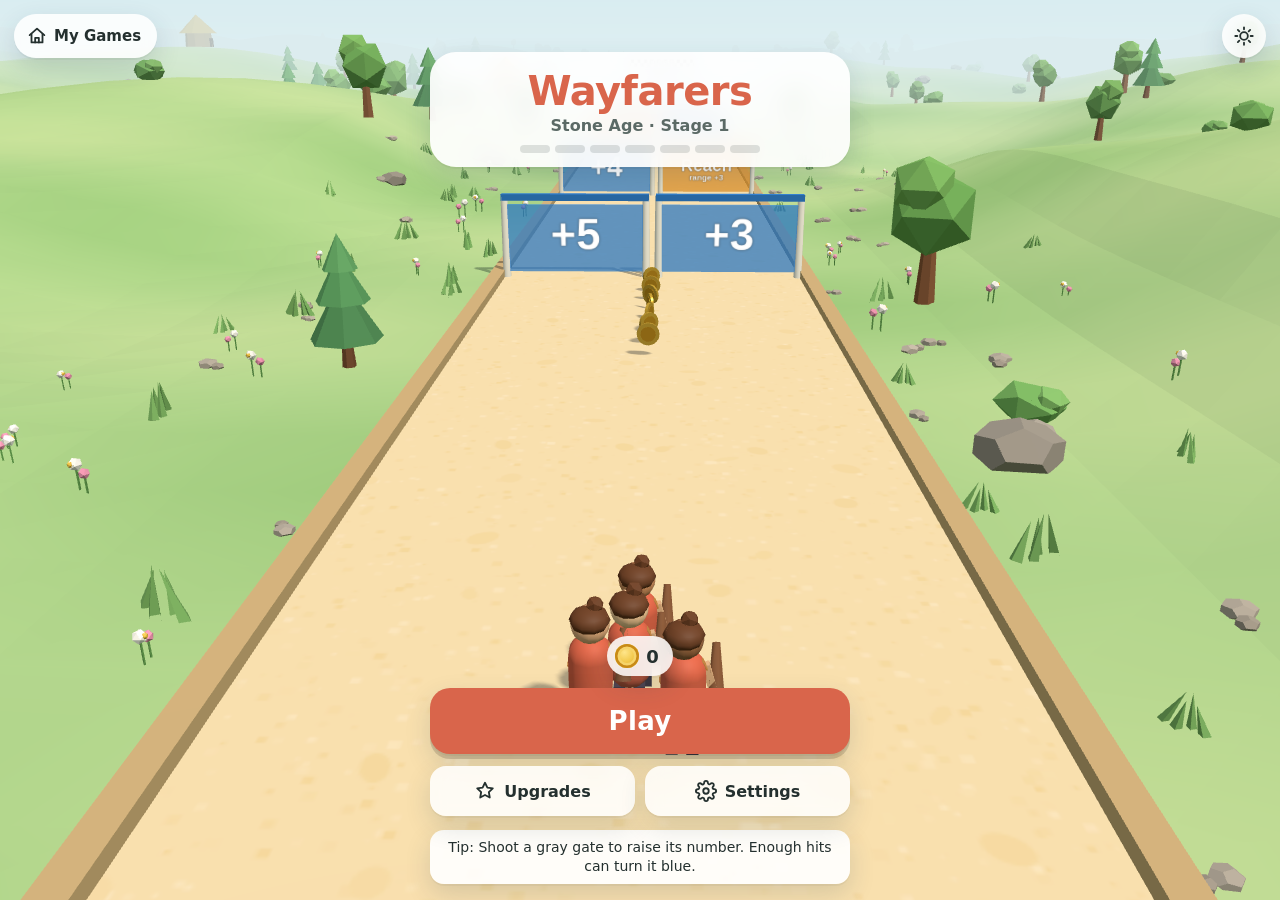
<file: wayfarers/index.html>
<!doctype html>
<html lang="en">
<head>
  <meta charset="utf-8">
  <meta name="viewport" content="width=device-width, initial-scale=1, viewport-fit=cover, user-scalable=no">
  <meta name="apple-mobile-web-app-capable" content="yes">
  <meta name="mobile-web-app-capable" content="yes">
  <meta name="apple-mobile-web-app-status-bar-style" content="black-translucent">
  <meta name="apple-mobile-web-app-title" content="Wayfarers">
  <meta name="theme-color" content="#9fd3ef">
  <title>Wayfarers</title>
  <link rel="manifest" href="manifest.webmanifest">
  <link rel="apple-touch-icon" href="icons/icon-180.png">
  <link rel="icon" href="icons/icon-192.png">
  <link rel="stylesheet" href="style.css">
</head>
<body>
  <canvas id="view"></canvas>

  <!-- Start screen -->
  <section id="home" class="layer">
    <a class="hub-pill" href="../"><svg aria-hidden="true" viewBox="0 0 24 24"><path d="M4 11l8-7 8 7"/><path d="M6 10v9h12v-9"/><path d="M10 19v-5h4v5"/></svg>My Games</a>
    <button class="icon-btn mode-btn home-mode" aria-label="Switch light or dark"></button>
    <header class="title-card">
      <h1>Wayfarers</h1>
      <p class="era-line" id="homeEra">Stone Age · Stage 1</p>
      <div class="era-track" id="eraTrack"></div>
    </header>
    <div class="home-bottom">
      <div class="coin-chip"><span class="coin-ico"></span><span id="homeCoins">0</span></div>
      <button class="big-btn" id="playBtn">Play</button>
      <div class="home-row">
        <button class="soft-btn" id="shopBtn"><svg viewBox="0 0 24 24"><path d="M12 3l2.6 5.3 5.9.9-4.3 4.1 1 5.8L12 16.4 6.8 19.1l1-5.8L3.5 9.2l5.9-.9z"/></svg>Upgrades<span class="dot" id="shopDot" hidden></span></button>
        <button class="soft-btn" id="settingsBtn"><svg viewBox="0 0 24 24"><circle cx="12" cy="12" r="3"/><path d="M19.4 15a1.7 1.7 0 0 0 .3 1.8l.1.1a2 2 0 1 1-2.8 2.8l-.1-.1a1.7 1.7 0 0 0-1.8-.3 1.7 1.7 0 0 0-1 1.5V21a2 2 0 1 1-4 0v-.1a1.7 1.7 0 0 0-1.1-1.5 1.7 1.7 0 0 0-1.8.3l-.1.1a2 2 0 1 1-2.8-2.8l.1-.1a1.7 1.7 0 0 0 .3-1.8 1.7 1.7 0 0 0-1.5-1H3a2 2 0 1 1 0-4h.1a1.7 1.7 0 0 0 1.5-1.1 1.7 1.7 0 0 0-.3-1.8l-.1-.1a2 2 0 1 1 2.8-2.8l.1.1a1.7 1.7 0 0 0 1.8.3H9a1.7 1.7 0 0 0 1-1.5V3a2 2 0 1 1 4 0v.1a1.7 1.7 0 0 0 1 1.5 1.7 1.7 0 0 0 1.8-.3l.1-.1a2 2 0 1 1 2.8 2.8l-.1.1a1.7 1.7 0 0 0-.3 1.8V9a1.7 1.7 0 0 0 1.5 1H21a2 2 0 1 1 0 4h-.1a1.7 1.7 0 0 0-1.5 1z"/></svg>Settings</button>
      </div>
      <p class="tip" id="homeTip"></p>
    </div>
  </section>

  <!-- In-game top bar -->
  <section id="hud" class="layer" hidden>
    <div class="bar">
      <a class="icon-btn hub-link" href="../" aria-label="My Games" title="My Games">
        <svg viewBox="0 0 24 24"><path d="M4 11l8-7 8 7"/><path d="M6 10v9h12v-9"/><path d="M10 19v-5h4v5"/></svg>
      </a>
      <button class="icon-btn" id="pauseBtn" aria-label="Pause"><svg viewBox="0 0 24 24"><path d="M9 5v14M15 5v14"/></svg></button>
      <div class="progress">
        <div class="progress-label" id="hudEra">Stone Age · Stage 1</div>
        <div class="progress-track"><div class="progress-fill" id="progFill"></div><div class="progress-flag"></div></div>
      </div>
      <div class="coin-chip small" id="hudCoinChip"><span class="coin-ico"></span><span id="hudCoins">0</span></div>
    </div>
    <div class="count-bubble" id="countBubble"><span id="countNum">4</span></div>
    <div id="toasts"></div>
    <div class="steer-hint" id="steerHint">
      <div class="hand"></div>
      <p>Drag left and right to steer.<br><span>Touch anywhere to set off.</span></p>
    </div>
  </section>

  <!-- Pause -->
  <div class="modal" id="pauseModal" hidden>
    <div class="sheet">
      <h2>Paused</h2>
      <button class="big-btn" id="resumeBtn">Keep going</button>
      <button class="soft-btn wide" id="restartBtn">Start this stage again</button>
      <button class="soft-btn wide" id="pauseModeBtn">Switch light or dark</button>
      <button class="soft-btn wide" id="menuBtn">Back to the start screen</button>
    </div>
  </div>

  <!-- Results -->
  <div class="modal" id="resultModal" hidden>
    <div class="sheet result">
      <div class="result-badge" id="resultBadge"></div>
      <h2 id="resultTitle">Stage cleared!</h2>
      <p class="result-sub" id="resultSub"></p>
      <div class="result-coins">
        <div class="rc-line"><span>Coins picked up</span><b id="rcPicked">0</b></div>
        <div class="rc-line" id="rcBonusLine"><span id="rcBonusLabel">Bonus stairs ×1.0</span><b id="rcBonus">0</b></div>
        <div class="rc-line total"><span>Coins now</span><b id="rcTotal">0</b></div>
      </div>
      <p class="tip" id="resultTip"></p>
      <button class="big-btn" id="nextBtn">Next stage</button>
      <button class="soft-btn wide" id="resultShopBtn">Upgrades</button>
    </div>
  </div>

  <!-- Era change -->
  <div class="modal" id="eraModal" hidden>
    <div class="sheet era-sheet">
      <p class="era-kicker">A new age</p>
      <h2 id="eraName">Bronze Age</h2>
      <p id="eraBlurb"></p>
      <p class="era-bonus">Your band is stronger here: every throw does more damage.</p>
      <button class="big-btn" id="eraBtn">Onward</button>
    </div>
  </div>

  <!-- Shop -->
  <div class="modal" id="shopModal" hidden>
    <div class="sheet shop">
      <div class="sheet-head">
        <h2>Upgrades</h2>
        <div class="coin-chip"><span class="coin-ico"></span><span id="shopCoins">0</span></div>
      </div>
      <div id="shopList"></div>
      <button class="big-btn" id="shopDone">Done</button>
    </div>
  </div>

  <!-- Settings -->
  <div class="modal" id="settingsModal" hidden>
    <div class="sheet">
      <h2>Settings</h2>
      <div class="set-row"><span>Running pace</span>
        <div class="seg" id="speedSeg"><button data-v="0">Relaxed</button><button data-v="1">Steady</button><button data-v="2">Brisk</button></div>
      </div>
      <div class="set-row"><span>Look</span>
        <div class="seg" id="themeSeg"><button data-v="light">Daytime</button><button data-v="dark">Dusk</button></div>
      </div>
      <div class="set-row"><span>Sound</span>
        <div class="seg" id="soundSeg"><button data-v="1">On</button><button data-v="0">Off</button></div>
      </div>
      <button class="soft-btn wide" id="howBtn">How to play</button>
      <button class="soft-btn wide quiet" id="resetBtn">Start over from the Stone Age</button>
      <button class="big-btn" id="settingsDone">Done</button>
    </div>
  </div>

  <!-- How to play -->
  <div class="modal" id="howModal" hidden>
    <div class="sheet how">
      <h2>How to play</h2>
      <ul>
        <li><b>Steer</b> by dragging left and right (or the arrow keys). Your band runs and throws on its own.</li>
        <li><b>Blue gates</b> add travelers or multiply them. <b>Gray gates</b> take some away, but every hit you land on a gray gate raises its number.</li>
        <li><b>Orange gates</b> make your band throw faster or farther for the rest of the stage.</li>
        <li><b>Walls</b> show how many hits they can take. If your band runs into one, the travelers at the front push it down, and you lose them.</li>
        <li><b>Rival bands</b> walk toward you. Knock them over before they reach you.</li>
        <li><b>Coins</b> drop from walls and crates. Spend them on upgrades between runs.</li>
        <li>Past the finish, the <b>bonus stairs</b> multiply the coins you picked up.</li>
        <li>There's no timer and nothing to lose. If your band runs out, you keep your coins and can try again right away.</li>
      </ul>
      <button class="big-btn" id="howDone">Got it</button>
    </div>
  </div>

  <div class="modal" id="confirmModal" hidden>
    <div class="sheet">
      <h2>Start over?</h2>
      <p>This puts you back at Stone Age, Stage 1 and clears your coins and upgrades.</p>
      <button class="big-btn" id="confirmNo">Keep my progress</button>
      <button class="soft-btn wide quiet" id="confirmYes">Yes, start over</button>
    </div>
  </div>

  <div id="loading" class="layer"><p>Setting off…</p></div>
  <script type="module" src="app.js"></script>
</body>
</html>
</file>
<file: hub.css>
:root {
  --font: ui-rounded, "SF Pro Rounded", -apple-system, BlinkMacSystemFont, "Segoe UI", system-ui, sans-serif;
}
/* Light: Meadow */
:root, :root[data-theme="meadow"] {
  --bg: #eef3ea; --card: #ffffff; --ink: #1f3324; --ink-soft: #4f6353; --line: #c3d3bf;
  --accent: #2f6b45; --accent-ink: #ffffff; --focus: #1f3324;
  color-scheme: light;
}
/* Dark: Forest */
:root[data-theme="forest"] {
  --bg: #14231a; --card: #1e3226; --ink: #eef5ec; --ink-soft: #b0c4b1; --line: #3a5c45;
  --accent: #f2c94c; --accent-ink: #14231a; --focus: #f2c94c;
  color-scheme: dark;
}

* { box-sizing: border-box; -webkit-tap-highlight-color: transparent; }
html, body { margin: 0; min-height: 100%; }
body {
  background: var(--bg); color: var(--ink); font-family: var(--font);
  padding: env(safe-area-inset-top) env(safe-area-inset-right) env(safe-area-inset-bottom) env(safe-area-inset-left);
}
button { font: inherit; color: inherit; cursor: pointer; touch-action: manipulation; }
:focus-visible { outline: 3px solid var(--focus); outline-offset: 3px; }

main { max-width: 620px; margin: 0 auto; padding: 24px 16px 40px; }
.top { display: flex; justify-content: space-between; align-items: flex-start; margin-bottom: 22px; }
.hello { margin: 6px 0 2px; font-size: 14px; font-weight: 700; letter-spacing: .06em; text-transform: uppercase; color: var(--ink-soft); }
h1 { margin: 0; font-size: 36px; letter-spacing: -.5px; }

.mode {
  width: 46px; height: 46px; border-radius: 50%; border: 2px solid var(--line); background: var(--card);
  display: grid; place-items: center; flex: none;
}
.mode svg { width: 22px; height: 22px; fill: none; stroke: currentColor; stroke-width: 2; stroke-linecap: round; stroke-linejoin: round; }
.mode svg .fill { fill: currentColor; }

.list { display: grid; gap: 14px; }
@media (min-width: 700px) { main { max-width: 760px; } .list { grid-template-columns: 1fr 1fr; } }

.game {
  display: flex; align-items: center; gap: 16px; padding: 14px; min-height: 96px;
  background: var(--card); border: 2px solid var(--line); border-radius: 22px;
  color: inherit; text-decoration: none; transition: transform .12s ease;
}
.game:active { transform: scale(.98); }
@media (hover: hover) { .game:hover { border-color: var(--accent); } }
.game img { width: 68px; height: 68px; border-radius: 16px; flex: none; }
.game .text { flex: 1; min-width: 0; }
.game b { display: block; font-size: 20px; margin-bottom: 3px; }
.game small { display: block; font-size: 15px; line-height: 1.3; color: var(--ink-soft); }
.play {
  flex: none; background: var(--accent); color: var(--accent-ink); font-weight: 800; font-size: 15px;
  padding: 9px 16px; border-radius: 999px;
}

.soon {
  margin: 16px 0 0; padding: 18px; text-align: center; font-size: 15px; color: var(--ink-soft);
  border: 2px dashed var(--line); border-radius: 22px;
}
.note { color: var(--ink-soft); text-align: center; }
</file>
<file: beach-day/style.css>
:root {
  --font: ui-rounded, "SF Pro Rounded", -apple-system, BlinkMacSystemFont, "Segoe UI", system-ui, sans-serif;
  --shadow: 0 1px 0 rgba(0, 0, 0, .05), 0 6px 18px rgba(30, 70, 80, .10);
}
/* Shoreline (light) */
:root, :root[data-theme="light"] {
  --bg: #eef5f3; --paper: #ffffff; --ink: #234650; --ink-soft: #5d7c84;
  --card: #dcebe8; --accent: #2f9f95; --play: #2f9f95;
  --glass: rgba(236, 248, 247, .85); --glass-edge: rgba(120, 172, 176, .85); --glass-shine: rgba(255, 255, 255, .8);
  --glass-inner: rgba(255, 255, 255, .7); --glass-dim: rgba(30, 80, 90, .14); --rim-hi: #ffffff; --rim-lo: #79a7ab;
  --floor-shadow: rgba(30, 70, 80, .22);
  --cork: #c9995f; --cork-hi: #e6c08c; --cork-lo: #946a3c; --cork-dot: rgba(95, 60, 28, .45);
  --sand-0: #f08a7e; --sand-1: #f5cf63; --sand-2: #3fb2a6; --sand-3: #6f7fd1;
  --sand-4: #c77bb8; --sand-5: #b8865a; --sand-6: #8cc46a;
  color-scheme: light;
}
/* Moonlit Bay (dark) */
:root[data-theme="dark"] {
  --bg: #14262e; --paper: #1c333d; --ink: #e3f2f0; --ink-soft: #9dbcc0;
  --card: #234049; --accent: #5fd0c4; --play: #2a7f86;
  --glass: rgba(120, 190, 200, .10); --glass-edge: rgba(130, 195, 202, .6); --glass-shine: rgba(255, 255, 255, .22);
  --glass-inner: rgba(200, 240, 245, .18); --glass-dim: rgba(0, 0, 0, .35); --rim-hi: #b9e3e6; --rim-lo: #3f6f78;
  --floor-shadow: rgba(0, 0, 0, .45);
  --cork: #b8874f; --cork-hi: #dcb47c; --cork-lo: #7d5630; --cork-dot: rgba(60, 35, 15, .6);
  --sand-0: #ff9e92; --sand-1: #ffd96f; --sand-2: #5fd0c4; --sand-3: #8e9cf0;
  --sand-4: #e094d2; --sand-5: #d3a275; --sand-6: #a5dc82;
  --shadow: 0 6px 18px rgba(0, 0, 0, .35);
  color-scheme: dark;
}

* { box-sizing: border-box; -webkit-tap-highlight-color: transparent; }
html, body { margin: 0; height: 100%; }
body {
  background: var(--bg); color: var(--ink); font-family: var(--font);
  -webkit-user-select: none; user-select: none; -webkit-touch-callout: none; overscroll-behavior: none;
  padding: env(safe-area-inset-top) env(safe-area-inset-right) env(safe-area-inset-bottom) env(safe-area-inset-left);
}
button { font: inherit; color: inherit; touch-action: manipulation; cursor: pointer; }
[hidden] { display: none !important; }
.screen { max-width: 620px; margin: 0 auto; min-height: 100%; display: flex; flex-direction: column; padding: 16px; }
#game { height: 100dvh; min-height: 0; }

/* Home */
#home { position: relative; }
.home-head { text-align: center; margin: 64px 0 20px; }
.logo { width: 76px; height: 76px; border-radius: 20px; box-shadow: var(--shadow); }
h1 { font-size: 34px; margin: 12px 0 4px; letter-spacing: -.5px; }
.tagline { margin: 0; color: var(--ink-soft); }
.section { font-size: 15px; text-transform: uppercase; letter-spacing: 1px; color: var(--ink-soft); margin: 24px 4px 10px; font-weight: 600; }
.card {
  display: flex; flex-direction: column; align-items: flex-start; gap: 2px; width: 100%;
  border: 0; border-radius: 18px; padding: 18px 20px; text-align: left; background: var(--card); box-shadow: var(--shadow);
}
.card:active { transform: scale(.98); }
.card-title { font-size: 20px; font-weight: 700; }
.card-sub { color: var(--ink-soft); font-size: 15px; }
.play { background: var(--play); color: #fff; }
.play .card-sub { color: rgba(255, 255, 255, .9); }
.levels { display: grid; grid-template-columns: repeat(5, 1fr); gap: 8px; }
.lvl {
  border: 0; border-radius: 14px; aspect-ratio: 1; background: var(--paper); box-shadow: var(--shadow);
  display: grid; place-items: center; font-weight: 700; font-size: 17px; position: relative;
}
.lvl.done::after { content: "✓"; position: absolute; right: 6px; top: 3px; font-size: 12px; color: var(--accent); }
.lvl.current { outline: 3px solid var(--accent); outline-offset: -3px; }
.lvl:disabled { opacity: .35; cursor: default; }
.lvl:active:not(:disabled) { transform: scale(.94); }
.home-foot { margin-top: auto; padding-top: 28px; display: flex; justify-content: center; gap: 18px; }
.link { background: none; border: 0; color: var(--ink-soft); font-size: 15px; padding: 10px 6px; text-decoration: underline; text-underline-offset: 3px; }
.home-mode { position: absolute; top: 16px; right: 16px; }

/* Game bar */
.bar { display: flex; align-items: center; justify-content: space-between; gap: 8px; }
.bar-left, .bar-right { display: flex; gap: 8px; }
.bar-mid { text-align: center; }
.bar-title { font-weight: 700; font-size: 18px; }
.bar-sub { color: var(--ink-soft); font-size: 14px; min-height: 17px; }
.icon-btn { width: 44px; height: 44px; border: 0; border-radius: 50%; background: var(--card); display: grid; place-items: center; }
.icon-btn svg, .tool svg { width: 22px; height: 22px; fill: none; stroke: currentColor; stroke-width: 2; stroke-linecap: round; stroke-linejoin: round; }
.icon-btn svg .fill { fill: currentColor; }

/* Bottles */
.board-wrap { position: relative; flex: 1; display: flex; align-items: center; justify-content: center; padding: 10px 0; min-height: 0; }
.board {
  position: relative; display: grid; justify-content: center; align-content: center;
  grid-template-columns: repeat(var(--cols, 4), var(--tw, 56px)); column-gap: var(--gap, 14px); row-gap: calc(var(--gap, 14px) * 2.2);
  padding-top: 26px;
}
.tube {
  position: relative; width: var(--tw); height: calc(var(--unit) * 4 + var(--neck)); border: 0; padding: 0; background: none;
  transition: transform .18s ease;
}
/* Soft shadow on the "table" under each bottle */
.tube::before {
  content: ""; position: absolute; left: 8%; right: 8%; bottom: -7px; height: 10px; border-radius: 50%;
  background: radial-gradient(closest-side, var(--floor-shadow), transparent); transition: opacity .18s ease;
}
.tube.lifted::before { opacity: .45; }
.tube.flying::before { display: none; }
.tube .glass {
  position: absolute; inset: 0; border: 2px solid var(--glass-edge); border-top-width: 0;
  border-radius: 3px 3px calc(var(--tw) / 2) calc(var(--tw) / 2); background: var(--glass); overflow: hidden;
  display: flex; flex-direction: column-reverse; padding: 0 0 3px;
  box-shadow:
    inset 0 0 0 1.5px var(--glass-inner),          /* thickness of the glass wall */
    inset 5px 0 7px -3px var(--glass-inner),
    inset -6px 0 9px -4px var(--glass-dim);
}
/* Shine: a bright stripe on the left, a thin one on the right, and a darker curve on the far side */
.tube .glass::after {
  content: ""; position: absolute; inset: 0; pointer-events: none; border-radius: inherit; z-index: 1;
  background:
    linear-gradient(90deg, rgba(0, 0, 0, .10) 0%, transparent 10%, var(--glass-shine) 16%, var(--glass-shine) 22%, transparent 30%,
      transparent 70%, rgba(255, 255, 255, .22) 78%, transparent 82%, rgba(0, 0, 0, .14) 100%),
    radial-gradient(60% 18% at 50% 100%, rgba(255, 255, 255, .25), transparent 70%);
}
/* Rolled glass lip at the mouth */
.tube .rim {
  position: absolute; left: -3px; right: -3px; top: -4px; height: 8px; border-radius: 5px; z-index: 2;
  background: linear-gradient(180deg, var(--rim-hi) 0%, var(--glass-edge) 55%, var(--rim-lo) 100%);
  box-shadow: 0 1px 2px rgba(0, 0, 0, .18);
}
.sand {
  flex: none; height: var(--unit); width: 100%;
  background-color: var(--c); background-image: var(--grain); background-size: 40px 40px; background-blend-mode: multiply;
}
.sand:last-child { box-shadow: inset 0 2px 0 rgba(255, 255, 255, .22); }
.tube.lifted { transform: translateY(-18px); }
.tube.lifted .glass, .tube.why .glass, .tube.target .glass { outline: 3px solid var(--accent); outline-offset: 2px; }
.tube.why .glass { outline-color: var(--ink); }
.tube.target .glass { animation: breathe 1.6s ease-in-out infinite; }
@keyframes breathe { 50% { outline-offset: 5px; } }

/* Cork: tapered, speckled, rounded like a cylinder, pushed partway into the neck */
.tube.done .cork {
  position: absolute; left: 50%; top: calc(var(--tw) * -.24); z-index: 3;
  width: calc(var(--tw) * .64); height: calc(var(--tw) * .56); transform: translateX(-50%);
  clip-path: polygon(0 0, 100% 0, 88% 100%, 12% 100%);
  border-radius: 3px;
  background:
    radial-gradient(circle at 20% 30%, var(--cork-dot) 0 .6px, transparent 1.1px),
    radial-gradient(circle at 70% 60%, var(--cork-dot) 0 .8px, transparent 1.3px),
    radial-gradient(circle at 45% 80%, var(--cork-dot) 0 .5px, transparent 1px),
    radial-gradient(circle at 85% 25%, var(--cork-dot) 0 .5px, transparent 1px),
    radial-gradient(ellipse at 35% 55%, var(--cork-dot) 0 .4px, transparent 1px),
    linear-gradient(180deg, transparent 55%, rgba(0, 0, 0, .18) 100%),
    linear-gradient(90deg, var(--cork-lo) 0%, var(--cork) 22%, var(--cork-hi) 42%, var(--cork) 62%, var(--cork-lo) 100%);
  background-size: 7px 6px, 9px 8px, 6px 7px, 11px 7px, 5px 6px, 100% 100%, 100% 100%;
}
.tube.just-done .cork { animation: cork .45s cubic-bezier(.3, 1.4, .5, 1) both; }
/* Top face of the cork */
.tube.done .cork::before {
  content: ""; position: absolute; left: 0; right: 0; top: 0; height: 30%; border-radius: 50%;
  background: linear-gradient(180deg, var(--cork-hi), var(--cork));
  box-shadow: inset 0 -1px 0 var(--cork-lo);
}
@keyframes cork { from { transform: translate(-50%, -16px); opacity: 0; } }

.tube.flying { position: absolute; z-index: 6; transform-origin: 50% 0; pointer-events: none; will-change: transform; }
.tube.flying .glass { outline: 0; }
.spacer { flex: none; }
.grain-canvas { position: absolute; left: 0; top: 0; width: 100%; height: 100%; pointer-events: none; z-index: 7; }
.tube .tag {
  position: absolute; left: 50%; bottom: -26px; transform: translateX(-50%); white-space: nowrap;
  font-size: 12px; font-weight: 700; color: var(--ink-soft);
}
.tube .tag.hint-tag { background: var(--accent); color: var(--bg); padding: 2px 7px; border-radius: 8px; }

.status { text-align: center; color: var(--ink-soft); margin: 4px 8px 10px; min-height: 22px; font-size: 15px; }
.tools { display: grid; grid-template-columns: repeat(4, 1fr); gap: 10px; padding-bottom: 6px; }
.tool { border: 0; border-radius: 16px; background: var(--card); padding: 10px 4px; display: flex; flex-direction: column; align-items: center; gap: 4px; font-size: 13px; }
.tool:active, .icon-btn:active { transform: scale(.94); }
.tool:disabled { opacity: .4; }

/* Sheets */
dialog.sheet { border: 0; border-radius: 22px; padding: 22px; width: min(92vw, 440px); background: var(--paper); color: var(--ink); box-shadow: 0 20px 60px rgba(0, 0, 0, .25); }
dialog::backdrop { background: rgba(10, 30, 36, .45); }
dialog h2 { margin: 0 0 12px; }
.rules { padding-left: 20px; margin: 0 0 18px; line-height: 1.45; }
.rules li { margin-bottom: 8px; }
.primary, .secondary { width: 100%; border: 0; border-radius: 14px; padding: 14px; font-size: 17px; font-weight: 700; }
.primary { background: var(--ink); color: var(--bg); }
.secondary { background: var(--card); }
.primary.small { padding: 10px; font-size: 15px; }
.toggle { display: flex; align-items: center; gap: 12px; padding: 10px 0; font-size: 16px; }
.toggle input { width: 22px; height: 22px; accent-color: var(--accent); }
dialog form { margin-top: 12px; }
.win { text-align: center; }
.win-actions { display: grid; grid-template-columns: 1fr 1fr; gap: 10px; margin-top: 16px; }
.win-shell { width: 84px; height: 84px; margin: 0 auto 6px; }
.win-shell svg { width: 100%; height: 100%; animation: bob 2.4s ease-in-out infinite; }
@keyframes bob { 50% { transform: translateY(-5px) rotate(-4deg); } }
.segmented { display: grid; grid-template-columns: repeat(3, 1fr); gap: 6px; background: var(--card); border-radius: 14px; padding: 4px; margin-bottom: 10px; }
.segmented button { border: 0; border-radius: 10px; padding: 10px 4px; background: transparent; font-size: 14px; font-weight: 600; }
.segmented button[aria-pressed="true"] { background: var(--paper); box-shadow: var(--shadow); }
.setting-label { font-size: 13px; text-transform: uppercase; letter-spacing: 1px; color: var(--ink-soft); margin: 6px 0; }

/* Hint card */
.hint-box { background: var(--paper); border-radius: 16px; padding: 12px 14px; margin: 0 0 6px; box-shadow: var(--shadow); border: 2px solid var(--accent); }
.hint-head { display: flex; justify-content: space-between; align-items: center; gap: 8px; }
.hint-head b { font-size: 16px; }
.hint-x { border: 0; background: none; font-size: 16px; color: var(--ink-soft); padding: 4px 8px; }
.hint-box p { margin: 6px 0 10px; font-size: 15px; line-height: 1.4; }
.hint-open .tools { display: none; }
.swatch { display: inline-block; width: 14px; height: 14px; border-radius: 4px; vertical-align: -2px; background: var(--c); border: 1.5px solid var(--ink-soft); }

/* Computer */
.desktop-only { display: none; }
@media (hover: hover) and (pointer: fine) {
  .desktop-only { display: list-item; }
  .tube:hover:not(.lifted) { transform: translateY(-4px); }
  .card:hover, .lvl:hover:not(:disabled), .tool:hover:not(:disabled), .icon-btn:hover { filter: brightness(1.04); }
}
@media (min-width: 700px) and (min-height: 700px) { .screen { padding: 28px 24px; } }

/* Way back to the My Games home screen */
.hub-pill {
  position: absolute; top: 16px; left: 16px; display: inline-flex; align-items: center; gap: 6px;
  height: 44px; padding: 0 16px 0 12px; border-radius: 999px; background: var(--card); color: var(--ink);
  font-weight: 700; font-size: 15px; text-decoration: none; box-shadow: var(--shadow);
}
.hub-pill svg { width: 20px; height: 20px; fill: none; stroke: currentColor; stroke-width: 2; stroke-linecap: round; stroke-linejoin: round; }
.hub-pill:active, .hub-link:active { transform: scale(.94); }
a.icon-btn { color: var(--ink); text-decoration: none; }
</file>
<file: daybreak/style.css>
:root {
  --font: ui-rounded, "SF Pro Rounded", -apple-system, BlinkMacSystemFont, "Segoe UI", system-ui, sans-serif;
  --shadow: 0 1px 0 rgba(0, 0, 0, .06), 0 6px 18px rgba(0, 0, 0, .08);
}
/* Day */
:root, :root[data-theme="day"] {
  --bg: #fbf3e4; --paper: #fffaf2; --ink: #3a2f25; --ink-soft: #7a6c5d; --line: #3a2f25;
  --card: #f1e4cc; --accent: #e08a00; --cell: #f6ead4; --given: #e2c799;
  --sun: #ffb627; --sun-line: #8a4b00; --moon: #3d4f9a; --moon-line: #1b2558;
  --clash: rgba(214, 72, 48, .30); --clash-line: #c0392b;
  --sign-bg: #fffaf2; --sign-ink: #3a2f25;
  --daily: #e7a33a;
  color-scheme: light;
}
/* Night */
:root[data-theme="night"] {
  --bg: #121a33; --paper: #1b2547; --ink: #eef1fb; --ink-soft: #a3acc8; --line: #05081a;
  --card: #243056; --accent: #ffc93c; --cell: #26315a; --given: #3a4886;
  --sun: #ffb000; --sun-line: #ffe08a; --moon: #e4eaff; --moon-line: #0b1030;
  --clash: rgba(255, 110, 110, .30); --clash-line: #ff7b7b;
  --sign-bg: #1b2547; --sign-ink: #ffffff;
  --daily: #3d4f9a;
  --shadow: 0 6px 18px rgba(0, 0, 0, .4);
  color-scheme: dark;
}

* { box-sizing: border-box; -webkit-tap-highlight-color: transparent; }
html, body { margin: 0; height: 100%; }
body {
  background: var(--bg); color: var(--ink); font-family: var(--font);
  -webkit-user-select: none; user-select: none; -webkit-touch-callout: none; overscroll-behavior: none;
  padding: env(safe-area-inset-top) env(safe-area-inset-right) env(safe-area-inset-bottom) env(safe-area-inset-left);
}
button { font: inherit; color: inherit; touch-action: manipulation; cursor: pointer; }
[hidden] { display: none !important; }
.screen { max-width: 560px; margin: 0 auto; min-height: 100%; display: flex; flex-direction: column; padding: 16px; }

/* Home */
#home { position: relative; }
.home-head { text-align: center; margin: 24px 0 20px; }
.logo { width: 76px; height: 76px; border-radius: 20px; box-shadow: var(--shadow); }
h1 { font-size: 34px; margin: 12px 0 4px; letter-spacing: -.5px; }
.tagline { margin: 0; color: var(--ink-soft); }
.section { font-size: 15px; text-transform: uppercase; letter-spacing: 1px; color: var(--ink-soft); margin: 22px 4px 10px; font-weight: 600; }
.card {
  display: flex; flex-direction: column; align-items: flex-start; gap: 2px; width: 100%;
  border: 0; border-radius: 18px; padding: 18px 20px; text-align: left; background: var(--card); box-shadow: var(--shadow);
}
.card:active { transform: scale(.98); }
.card-title { font-size: 20px; font-weight: 700; }
.card-sub { color: var(--ink-soft); font-size: 15px; }
.daily { background: var(--daily); color: #fff; }
.daily .card-sub { color: rgba(255, 255, 255, .9); }
.resume { margin-top: 14px; background: var(--paper); }
.sizes { display: grid; grid-template-columns: repeat(3, 1fr); gap: 10px; }
.size-btn {
  border: 0; border-radius: 16px; padding: 14px 8px; background: var(--paper); box-shadow: var(--shadow);
  display: flex; flex-direction: column; align-items: center; gap: 2px;
}
.size-btn:active { transform: scale(.96); }
.size-btn b { font-size: 17px; }
.size-btn span { font-size: 13px; color: var(--ink-soft); }
.size-btn .best { font-size: 12px; color: var(--accent); min-height: 15px; }
.home-foot { margin-top: auto; padding-top: 28px; display: flex; justify-content: center; gap: 18px; }
.link { background: none; border: 0; color: var(--ink-soft); font-size: 15px; padding: 10px 6px; text-decoration: underline; text-underline-offset: 3px; }
.home-mode { position: absolute; top: 16px; right: 16px; }

/* Game */
.bar { display: flex; align-items: center; justify-content: space-between; gap: 8px; }
.bar-left, .bar-right { display: flex; gap: 8px; }
.bar-right { display: flex; gap: 8px; }
.bar-mid { text-align: center; }
.bar-title { font-weight: 700; font-size: 18px; }
.timer { color: var(--ink-soft); font-variant-numeric: tabular-nums; font-size: 15px; min-height: 18px; }
.icon-btn { width: 44px; height: 44px; border: 0; border-radius: 50%; background: var(--card); display: grid; place-items: center; }
.icon-btn svg, .tool svg { width: 22px; height: 22px; fill: none; stroke: currentColor; stroke-width: 2; stroke-linecap: round; stroke-linejoin: round; }
.icon-btn svg .fill { fill: currentColor; }

.board-wrap { position: relative; flex: 1; display: flex; align-items: center; justify-content: center; padding: 16px 0 8px; min-height: 0; }
.board {
  --n: 6;
  position: relative;
  width: min(100%, 520px, calc(100dvh - 270px - env(safe-area-inset-top) - env(safe-area-inset-bottom)));
  aspect-ratio: 1;
  display: grid; grid-template-columns: repeat(var(--n), 1fr); grid-template-rows: repeat(var(--n), 1fr);
  border: 3px solid var(--line); border-radius: 12px;
  background: var(--line); gap: 2px; touch-action: manipulation; box-shadow: var(--shadow);
}
.cell { position: relative; display: grid; place-items: center; background: var(--cell); }
.cell.given { background: var(--given); }
.cell .piece { width: 80%; height: 80%; overflow: visible; animation: pop .2s ease-out; }
.cell.given .piece { animation: none; }
.sun-rays { stroke: var(--sun-line); stroke-width: 7; stroke-linecap: round; }
.sun-core { fill: var(--sun); stroke: var(--sun-line); stroke-width: 5; }
.moon-body { fill: var(--moon); stroke: var(--moon-line); stroke-width: 5; stroke-linejoin: round; }
:root[data-theme="night"] .piece.is-sun { filter: drop-shadow(0 0 5px rgba(255, 194, 61, .55)); }
:root[data-theme="night"] .piece.is-moon { filter: drop-shadow(0 0 4px rgba(228, 234, 255, .45)); }

/* = and ≠ signs sit on the line between two squares. */
.sign {
  position: absolute; z-index: 2; pointer-events: none;
  width: calc(var(--cellpx) * .42); height: calc(var(--cellpx) * .42);
  min-width: 18px; min-height: 18px; max-width: 30px; max-height: 30px;
  transform: translate(-50%, -50%); border-radius: 50%;
  background: var(--sign-bg); color: var(--sign-ink); border: 2px solid var(--sign-ink);
  display: grid; place-items: center; font-weight: 900; line-height: 1;
  font-size: clamp(12px, calc(var(--cellpx) * .3), 20px);
}
.sign.bad { border-color: var(--clash-line); color: var(--clash-line); }

.cell.clash::before {
  content: ""; position: absolute; inset: 0; pointer-events: none;
  background: repeating-linear-gradient(135deg, transparent 0 6px, var(--clash) 6px 9px);
}
.cell.lock-tap { animation: nudge .3s ease; }
@keyframes nudge { 30% { transform: translateX(-3px); } 70% { transform: translateX(3px); } }
@keyframes pop { from { transform: scale(.4); } 60% { transform: scale(1.1); } to { transform: scale(1); } }
.board.solved .piece.is-sun { animation: spin 6s linear infinite; }
.board.solved .piece.is-moon { animation: rock 2s ease-in-out infinite; }
@keyframes spin { to { transform: rotate(360deg); } }
@keyframes rock { 50% { transform: rotate(-14deg) scale(1.05); } }

.status { text-align: center; color: var(--ink-soft); margin: 4px 8px 10px; min-height: 22px; font-size: 15px; }
.tools { display: grid; grid-template-columns: repeat(4, 1fr); gap: 10px; padding-bottom: 6px; }
.tool { border: 0; border-radius: 16px; background: var(--card); padding: 10px 4px; display: flex; flex-direction: column; align-items: center; gap: 4px; font-size: 13px; }
.tool:active, .icon-btn:active { transform: scale(.94); }
.tool:disabled { opacity: .4; }

/* Sheets */
dialog.sheet { border: 0; border-radius: 22px; padding: 22px; width: min(92vw, 440px); background: var(--paper); color: var(--ink); box-shadow: 0 20px 60px rgba(0, 0, 0, .25); }
dialog::backdrop { background: rgba(20, 18, 30, .45); }
dialog h2 { margin: 0 0 12px; }
.rules { padding-left: 20px; margin: 0 0 18px; line-height: 1.45; }
.rules li { margin-bottom: 8px; }
.mini { display: inline-block; width: 18px; height: 18px; vertical-align: -3px; }
.mini svg { width: 100%; height: 100%; }
.primary, .secondary { width: 100%; border: 0; border-radius: 14px; padding: 14px; font-size: 17px; font-weight: 700; }
.primary { background: var(--ink); color: var(--bg); }
.secondary { background: var(--card); }
.primary.small { padding: 10px; font-size: 15px; }
.toggle { display: flex; align-items: center; gap: 12px; padding: 10px 0; font-size: 16px; }
.toggle input { width: 22px; height: 22px; accent-color: var(--accent); }
dialog form { margin-top: 12px; }
.win { text-align: center; }
.win-actions { display: grid; grid-template-columns: 1fr 1fr; gap: 10px; margin-top: 16px; }
.win-sun { width: 90px; height: 90px; margin: 0 auto 6px; }
.win-sun svg { width: 100%; height: 100%; animation: spin 8s linear infinite; }
.stat-grid { display: grid; grid-template-columns: 1fr 1fr; gap: 10px; margin-bottom: 14px; }
.stat { background: var(--card); border-radius: 14px; padding: 12px; text-align: center; }
.stat b { display: block; font-size: 24px; }
.stat span { font-size: 13px; color: var(--ink-soft); }
.stat-table { width: 100%; border-collapse: collapse; font-size: 15px; }
.stat-table td, .stat-table th { padding: 6px 4px; text-align: left; border-bottom: 1px solid var(--card); }
.stat-table th { color: var(--ink-soft); font-weight: 600; font-size: 13px; }
.segmented { display: grid; grid-template-columns: repeat(3, 1fr); gap: 6px; background: var(--card); border-radius: 14px; padding: 4px; margin-bottom: 10px; }
.segmented button { border: 0; border-radius: 10px; padding: 10px 4px; background: transparent; font-size: 14px; font-weight: 600; }
.segmented button[aria-pressed="true"] { background: var(--paper); box-shadow: var(--shadow); }
.setting-label { font-size: 13px; text-transform: uppercase; letter-spacing: 1px; color: var(--ink-soft); margin: 6px 0; }

/* Hint card */
.hint-box { background: var(--paper); border-radius: 16px; padding: 12px 14px; margin: 0 0 6px; box-shadow: var(--shadow); border: 2px solid var(--accent); }
.hint-head { display: flex; justify-content: space-between; align-items: center; gap: 8px; }
.hint-head b { font-size: 16px; }
.hint-x { border: 0; background: none; font-size: 16px; color: var(--ink-soft); padding: 4px 8px; }
.hint-box p { margin: 6px 0 10px; font-size: 15px; line-height: 1.4; }
.hint-open .tools { display: none; }
.cell.why::after { content: ""; position: absolute; inset: 3px; border: 2.5px dashed var(--ink); border-radius: 6px; opacity: .75; pointer-events: none; }
.cell.target::after { content: ""; position: absolute; inset: 2px; border: 3px solid var(--accent); border-radius: 6px; pointer-events: none; box-shadow: 0 0 0 2px var(--paper); animation: breathe 1.6s ease-in-out infinite; }
@keyframes breathe { 50% { transform: scale(.9); } }

/* Computer */
.desktop-only { display: none; }
@media (hover: hover) and (pointer: fine) {
  .desktop-only { display: list-item; }
  .cell:not(.given) { cursor: pointer; }
  .cell:not(.given):hover { filter: brightness(1.05); }
  .card:hover, .size-btn:hover, .tool:hover:not(:disabled), .icon-btn:hover { filter: brightness(1.04); }
}
.cell.cursor { outline: 3px solid var(--accent); outline-offset: -3px; z-index: 1; }
@media (min-width: 700px) and (min-height: 700px) {
  .screen { padding: 28px 24px; }
  .board { width: min(100%, 560px, calc(100dvh - 290px)); }
}
.cell.c-tl { border-top-left-radius: 9px; } .cell.c-tr { border-top-right-radius: 9px; }
.cell.c-bl { border-bottom-left-radius: 9px; } .cell.c-br { border-bottom-right-radius: 9px; }

/* Way back to the My Games home screen */
.hub-pill {
  position: absolute; top: 16px; left: 16px; display: inline-flex; align-items: center; gap: 6px;
  height: 44px; padding: 0 16px 0 12px; border-radius: 999px; background: var(--card); color: var(--ink);
  font-weight: 700; font-size: 15px; text-decoration: none; box-shadow: var(--shadow);
}
.hub-pill svg { width: 20px; height: 20px; fill: none; stroke: currentColor; stroke-width: 2; stroke-linecap: round; stroke-linejoin: round; }
.hub-pill:active, .hub-link:active { transform: scale(.94); }
a.icon-btn { color: var(--ink); text-decoration: none; }
.home-head { margin-top: 64px; }
</file>
<file: orchard-bakery/style.css>
/* Orchard Bakery: UI from the Design art pack (tokens/theme.css). Light only, as Rachel asked.
   Cream panels with a 3px dark-brown outline and a hard bottom shadow; Fredoka for every number. */
@font-face { font-family: 'Fredoka'; font-style: normal; font-weight: 300 700; font-display: swap; src: url(fonts/fredoka.woff2) format('woff2'); }
@font-face { font-family: 'Nunito'; font-style: normal; font-weight: 200 1000; font-display: swap; src: url(fonts/nunito.woff2) format('woff2'); }
:root {
  --ob-cream: #FFF8EC; --ob-white: #FFFFFF; --ob-ink: #2B1D14; --ob-ink-soft: #4A3A30; --ob-outline: #3B2A1E;
  --ob-track: #EFE5D3; --ob-track-2: #E6DCC9;
  --ob-play: #3FA535; --ob-play-edge: #1E5A1A; --ob-red: #C8382E; --ob-red-edge: #6E1E17; --ob-ribbon: #D8392E;
  --ob-green: #2F7D32; --ob-green-edge: #1E5220; --ob-gold: #F7C23E; --ob-gold-dark: #E7A21A; --ob-gold-edge: #8C5A0B;
  --ob-baking: #E07B2F; --ob-progress: #3FA535; --ob-disabled-bg: #EFE5D3; --ob-disabled-edge: #8C7A68;
  --ob-scrim: rgba(43, 29, 20, 0.5); --ob-grass: #86C93F;
  --ob-font-display: 'Fredoka', 'Nunito', system-ui, sans-serif; --ob-font-body: 'Nunito', system-ui, sans-serif;
  --ob-shadow: 0 4px 0 var(--ob-outline); --ob-shadow-lg: 0 6px 0 var(--ob-outline);
  color-scheme: light;
}
* { box-sizing: border-box; -webkit-tap-highlight-color: transparent; }
html, body { margin: 0; height: 100%; overflow: hidden; background: var(--ob-grass); }
body {
  color: var(--ob-ink); font-family: var(--ob-font-body); font-weight: 800; position: fixed; inset: 0;
  -webkit-user-select: none; user-select: none; -webkit-touch-callout: none; overscroll-behavior: none;
}
button { font: inherit; color: inherit; touch-action: manipulation; cursor: pointer; }
[hidden] { display: none !important; }
#scene { position: fixed; inset: 0; width: 100%; height: 100%; display: block; touch-action: none; outline: none; }
#lens { display: none; }
svg { fill: none; stroke: currentColor; stroke-width: 2.4; stroke-linecap: round; stroke-linejoin: round; }

/* reusable pieces (from theme.css) */
.ob-chip { display: flex; align-items: center; gap: 6px; height: 40px; padding: 0 12px 0 5px; background: var(--ob-cream); border: 3px solid var(--ob-outline); border-radius: 999px; box-shadow: var(--ob-shadow); font: 700 19px var(--ob-font-display); color: var(--ob-ink); font-variant-numeric: tabular-nums; white-space: nowrap; }
.ob-chip img { width: 30px; height: 30px; }
.ob-chip small { font: 800 14px var(--ob-font-body); color: var(--ob-ink-soft); }
.ob-icon-btn { width: 44px; height: 44px; flex: none; border-radius: 14px; background: var(--ob-cream); border: 3px solid var(--ob-outline); box-shadow: var(--ob-shadow); display: flex; align-items: center; justify-content: center; padding: 0; cursor: pointer; color: var(--ob-ink); text-decoration: none; }
.ob-icon-btn svg { width: 22px; height: 22px; }
.ob-btn { height: 44px; padding: 0 14px; border-radius: 14px; border: 3px solid; font: 700 17px var(--ob-font-display); cursor: pointer; display: inline-flex; align-items: center; justify-content: center; gap: 10px; text-decoration: none; }
.ob-btn--play { height: 72px; width: 100%; border-radius: 22px; background: var(--ob-play); color: #fff; border: 4px solid var(--ob-play-edge); box-shadow: 0 8px 0 var(--ob-play-edge); font-size: 32px; letter-spacing: .02em; text-transform: uppercase; -webkit-text-stroke: 6px var(--ob-play-edge); paint-order: stroke fill; }
.ob-btn--play svg { width: 30px; height: 30px; fill: #fff; stroke: var(--ob-play-edge); stroke-width: 2.6; }
.ob-btn--play:disabled { filter: saturate(.4); opacity: .75; }
.ob-btn--cream { height: 58px; width: 100%; border-radius: 20px; background: var(--ob-cream); color: var(--ob-ink); border-color: var(--ob-outline); box-shadow: 0 6px 0 var(--ob-outline); font-size: 21px; }
.ob-btn--cream svg { width: 22px; height: 22px; }
.ob-btn:active, .ob-icon-btn:active, .ob-chip:active { transform: translateY(4px); box-shadow: none; transition: transform 60ms; }
.ob-bar { display: block; height: 10px; border-radius: 6px; background: var(--ob-track-2); border: 2px solid var(--ob-outline); overflow: hidden; }
.ob-bar > i { display: block; height: 100%; width: 0; background: var(--ob-progress); transition: width .3s; }
.ob-title { margin: 0; font: 700 64px/0.92 var(--ob-font-display); color: #fff; -webkit-text-stroke: 12px #7A2E1E; paint-order: stroke fill; text-shadow: 0 7px 0 #4A1C12; text-align: center; }
.ob-ribbon { display: inline-block; background: var(--ob-ribbon); border: 4px solid var(--ob-red-edge); border-radius: 10px; color: #fff; font: 700 26px var(--ob-font-display); text-transform: uppercase; padding: 6px 20px; -webkit-text-stroke: 7px var(--ob-red-edge); paint-order: stroke fill; transform: rotate(-3deg); box-shadow: 0 5px 0 var(--ob-red-edge); }

/* start screen */
#start { position: fixed; inset: 0; display: flex; flex-direction: column; justify-content: space-between; align-items: center; padding: calc(56px + env(safe-area-inset-top)) 22px calc(40px + env(safe-area-inset-bottom)); pointer-events: none; }
#start > * { pointer-events: auto; }
.start-top { display: flex; flex-direction: column; align-items: center; gap: 18px; }
.start-bottom { width: min(420px, 100%); display: flex; flex-direction: column; gap: 18px; align-items: stretch; }
.small { font: 800 15px var(--ob-font-body); margin: 0; text-align: center; color: var(--ob-ink); background: rgba(255, 248, 236, .9); border: 3px solid var(--ob-outline); border-radius: 14px; padding: 8px 12px; }
.link { background: none; border: 0; color: var(--ob-ink); font: 800 14px var(--ob-font-body); padding: 4px; margin-top: -6px; text-decoration: underline; text-shadow: 0 1px 0 rgba(255, 255, 255, .7); }
@media (min-width: 700px) and (min-height: 600px) { .ob-title { font-size: 88px; } }

/* in-game top bar: two rows on phones, one row on wider screens */
#hud { position: fixed; top: 0; left: 0; right: 0; pointer-events: none; padding: calc(10px + env(safe-area-inset-top)) calc(10px + env(safe-area-inset-right)) 0 calc(10px + env(safe-area-inset-left)); display: flex; flex-direction: column; gap: 10px; }
#hud .row { display: flex; align-items: center; gap: 6px; }
#hud .row > * { pointer-events: auto; }
.grow { flex: 1; pointer-events: none !important; }
.wide { display: none; }
.lv-chip { flex: 1; min-width: 0; padding: 0 12px 0 3px; cursor: pointer; }
.lv-chip .star { position: relative; width: 34px; height: 34px; flex: none; }
.lv-chip .star svg { width: 34px; height: 34px; fill: var(--ob-gold); stroke: var(--ob-outline); stroke-width: 1.6; }
.lv-chip .star b { position: absolute; inset: 0; display: flex; align-items: center; justify-content: center; padding-top: 3px; font: 700 13px var(--ob-font-display); color: var(--ob-ink); }
.lv-txt { flex: 1; min-width: 0; display: flex; flex-direction: column; gap: 2px; text-align: left; }
.lv-top { display: flex; justify-content: space-between; font: 700 14px var(--ob-font-display); line-height: 1; }
.orders-btn { position: relative; padding: 0 14px 0 10px; font-size: 18px; cursor: pointer; }
.orders-btn svg { width: 22px; height: 22px; }
.badge { min-width: 26px; height: 22px; padding: 0 7px; border-radius: 999px; background: var(--ob-red); color: #fff; border: 2px solid var(--ob-red-edge); font: 700 13px var(--ob-font-display); display: inline-flex; align-items: center; justify-content: center; margin-left: 2px; }
#soundBtn .mute { display: none; }
#soundBtn.off .wave { display: none; }
#soundBtn.off .mute { display: inline; }
@media (min-width: 760px) {
  #hud { flex-direction: row; align-items: center; padding: calc(18px + env(safe-area-inset-top)) 24px 0; gap: 10px; }
  #hud .row1 { flex: none; gap: 10px; }
  #hud .row2 { flex: 1; gap: 10px; }
  .ob-chip { height: 50px; font-size: 22px; padding: 0 16px 0 7px; }
  .ob-chip img { width: 36px; height: 36px; }
  .wide { display: inline; }
  .lv-chip { width: 290px; flex: none; }
  .lv-chip .star, .lv-chip .star svg { width: 40px; height: 40px; }
  .lv-top { font-size: 15px; }
  .ob-icon-btn { width: 50px; height: 50px; }
}

/* the carry count floats just above the baker's head */
.carry-tag { position: fixed; left: 0; top: 0; transform: translate(-50%, -100%); padding: 2px 10px; border-radius: 999px; background: var(--ob-cream); border: 2.5px solid var(--ob-outline); box-shadow: 0 3px 0 var(--ob-outline); font: 700 15px var(--ob-font-display); pointer-events: none; white-space: nowrap; }
.carry-tag.full { background: var(--ob-gold); }

#hint {
  position: fixed; left: 50%; transform: translateX(-50%); top: calc(112px + env(safe-area-inset-top)); max-width: min(92vw, 460px); padding: 8px 14px;
  border-radius: 16px; background: var(--ob-cream); border: 3px solid var(--ob-outline); box-shadow: var(--ob-shadow); font: 800 15px/1.3 var(--ob-font-body); text-align: center; pointer-events: none;
}
@media (min-width: 760px) { #hint { top: calc(84px + env(safe-area-inset-top)); } }
#keyHint { position: fixed; left: 50%; bottom: calc(18px + env(safe-area-inset-bottom)); transform: translateX(-50%); display: flex; align-items: center; gap: 12px; padding: 8px 18px 8px 10px; background: var(--ob-cream); border: 3px solid var(--ob-outline); border-radius: 999px; box-shadow: var(--ob-shadow); font: 800 15px var(--ob-font-body); white-space: nowrap; pointer-events: none; }
#keyHint .keys { display: flex; gap: 6px; }
#keyHint kbd { width: 32px; height: 32px; display: inline-flex; align-items: center; justify-content: center; border: 2.5px solid var(--ob-outline); border-radius: 8px; background: #fff; box-shadow: 0 3px 0 var(--ob-outline); font: 700 15px var(--ob-font-display); }
#keyHint i { width: 2px; height: 22px; background: var(--ob-track-2); }
#toast {
  position: fixed; left: 50%; top: 38%; transform: translate(-50%, -50%) scale(.9); opacity: 0; pointer-events: none; max-width: min(80vw, 420px); text-align: center;
  background: var(--ob-ribbon); color: #fff; border: 4px solid var(--ob-red-edge); border-radius: 14px; box-shadow: 0 5px 0 var(--ob-red-edge);
  font: 700 18px/1.2 var(--ob-font-display); -webkit-text-stroke: 4px var(--ob-red-edge); paint-order: stroke fill; padding: 8px 18px;
}
#toast.show { animation: toast 1.6s ease forwards; }
@keyframes toast { 0% { opacity: 0; transform: translate(-50%, -50%) scale(.8) rotate(-3deg); } 12% { opacity: 1; transform: translate(-50%, -50%) scale(1.06) rotate(-3deg); } 20% { transform: translate(-50%, -50%) scale(1) rotate(-3deg); } 80% { opacity: 1; } 100% { opacity: 0; transform: translate(-50%, -60%) scale(1) rotate(-3deg); } }

/* floating "+N" coin pops over the stall */
#floats { position: fixed; inset: 0; pointer-events: none; overflow: hidden; }
.ob-float-num { position: absolute; display: flex; align-items: center; gap: 4px; transform: translate(-50%, -50%); font: 700 24px var(--ob-font-display); color: #fff; -webkit-text-stroke: 5px var(--ob-outline); paint-order: stroke fill; animation: floatUp .9s ease-out forwards; }
.ob-float-num img { width: 28px; height: 28px; }
@keyframes floatUp { 0% { transform: translate(-50%, -30%) scale(.6); opacity: 0; } 20% { transform: translate(-50%, -50%) scale(1.12); opacity: 1; } 32% { transform: translate(-50%, -55%) scale(1); } 100% { transform: translate(-50%, -160%) scale(1); opacity: 0; } }
@media (prefers-reduced-motion: reduce) { .ob-float-num { animation: floatFade .9s linear forwards; } @keyframes floatFade { 0%, 70% { opacity: 1; transform: translate(-50%, -50%); } 100% { opacity: 0; transform: translate(-50%, -50%); } } }

/* floating thumb stick: an 88px translucent cream ring with a 42px knob */
#joy { position: fixed; width: 88px; height: 88px; margin: -44px 0 0 -44px; border-radius: 50%; pointer-events: none; background: rgba(255, 248, 236, .35); border: 3px solid rgba(255, 255, 255, .9); opacity: 0; transition: opacity .12s; }
#joy.on { opacity: 1; }
#knob { position: absolute; left: 50%; top: 50%; width: 42px; height: 42px; border-radius: 50%; transform: translate(-50%, -50%); background: var(--ob-cream); border: 3px solid var(--ob-outline); box-shadow: 0 3px 0 var(--ob-outline); }

/* goals and orders: a bottom sheet over a soft scrim */
#panel { position: fixed; inset: 0; display: flex; align-items: flex-end; justify-content: center; background: var(--ob-scrim); }
.panel-card { position: relative; width: min(480px, 100%); max-height: 88%; overflow-y: auto; background: var(--ob-cream); border: 3px solid var(--ob-outline); border-bottom: 0; border-radius: 28px 28px 0 0; padding: 10px 18px calc(22px + env(safe-area-inset-bottom)); -webkit-overflow-scrolling: touch; animation: sheet .22s cubic-bezier(.34, 1.3, .64, 1); }
@keyframes sheet { from { transform: translateY(40%); opacity: .4; } to { transform: none; opacity: 1; } }
.handle { display: block; width: 46px; height: 6px; border-radius: 6px; background: var(--ob-track-2); margin: 0 auto 8px; }
.panel-head { display: flex; align-items: center; justify-content: space-between; }
h2 { margin: 0; font: 700 26px var(--ob-font-display); }
h3 { margin: 18px 0 8px; font: 700 17px var(--ob-font-display); color: var(--ob-ink-soft); }
.lv-row { display: flex; gap: 12px; align-items: center; margin-top: 10px; background: #fff; border: 3px solid var(--ob-outline); border-radius: 18px; padding: 10px 12px; }
.lv-badge { flex: none; width: 56px; height: 56px; border-radius: 16px; background: var(--ob-gold); border: 3px solid var(--ob-outline); box-shadow: 0 3px 0 var(--ob-outline); font: 700 22px var(--ob-font-display); display: flex; align-items: center; justify-content: center; }
.lv-text { flex: 1; }
.lv-text b { font: 700 18px var(--ob-font-display); }
.lv-text small { color: var(--ob-ink-soft); font-size: 13px; }
.bar { height: 12px; border-radius: 8px; background: var(--ob-track-2); border: 2px solid var(--ob-outline); overflow: hidden; margin: 6px 0 4px; }
.bar i { display: block; height: 100%; width: 0; background: var(--ob-progress); transition: width .3s; }
.tasks, .next { list-style: none; margin: 0; padding: 0; display: grid; gap: 8px; }
.tasks li { display: grid; grid-template-columns: 44px 1fr auto; gap: 10px; align-items: center; background: #fff; border: 3px solid var(--ob-outline); border-radius: 16px; padding: 8px 12px 8px 8px; }
.tasks img, .next img, .order-box img { width: 40px; height: 40px; }
.tasks b { font: 700 16px/1.2 var(--ob-font-display); display: block; }
.tasks .bar { margin: 5px 0 0; height: 10px; }
.tasks .bar i { background: var(--ob-baking); }
.reward { font: 700 15px var(--ob-font-display); white-space: nowrap; text-align: right; }
.reward small { display: block; font: 800 12px var(--ob-font-body); color: var(--ob-ink-soft); }
.order-box { background: #fff; border: 3px solid var(--ob-outline); border-radius: 16px; padding: 10px 12px; font-size: 15px; line-height: 1.35; }
.order-items { display: flex; flex-wrap: wrap; gap: 6px 14px; margin: 6px 0; }
.order-items span { display: inline-flex; align-items: center; gap: 4px; font: 700 17px var(--ob-font-display); }
.order-items .done { color: var(--ob-green); }
.next li { display: flex; align-items: center; gap: 10px; font: 700 16px var(--ob-font-display); background: #fff; border: 3px dashed var(--ob-disabled-edge); border-radius: 16px; padding: 6px 12px 6px 6px; }
.next small { color: var(--ob-ink-soft); display: block; font: 800 13px var(--ob-font-body); }
.sound-row { margin-top: 16px; width: 100%; height: 48px; border: 3px solid var(--ob-outline); border-radius: 14px; background: #fff; box-shadow: var(--ob-shadow); font: 700 17px var(--ob-font-display); }
@media (min-width: 760px) { #panel { align-items: center; } .panel-card { border-radius: 24px; border-bottom: 3px solid var(--ob-outline); box-shadow: var(--ob-shadow-lg); max-height: 84%; } .sound-row { display: none; } }

/* what's on your tray */
#carryList { position: fixed; left: calc(10px + env(safe-area-inset-left)); bottom: calc(16px + env(safe-area-inset-bottom)); display: flex; flex-wrap: wrap; gap: 6px; max-width: min(70vw, 460px); pointer-events: none; }
.chip { display: inline-flex; align-items: center; gap: 4px; height: 38px; padding: 0 12px 0 4px; border-radius: 999px; background: var(--ob-cream); border: 2.5px solid var(--ob-outline); box-shadow: 0 3px 0 var(--ob-outline); font: 700 17px var(--ob-font-display); font-variant-numeric: tabular-nums; }
.chip img { width: 30px; height: 30px; }
.chip small { font: 800 13px var(--ob-font-body); color: var(--ob-ink-soft); margin-left: 2px; }
.chip.done { background: #DFF2D2; padding: 0 14px; }
@media (max-width: 480px) { .chip small { display: none; } }
@media (min-width: 760px) { #carryList { bottom: calc(76px + env(safe-area-inset-bottom)); } }
@media (min-aspect-ratio: 4/3) and (min-width: 700px) {
  #start { padding-bottom: calc(22px + env(safe-area-inset-bottom)); padding-top: calc(28px + env(safe-area-inset-top)); }
  .start-bottom { width: min(340px, 100%); gap: 12px; }
  .start-bottom .ob-btn--play { height: 60px; font-size: 26px; }
  .start-bottom .ob-btn--cream { height: 50px; }
}
@media (min-width: 760px) and (max-width: 1080px) {
  #hud { padding-left: 14px; padding-right: 14px; gap: 8px; }
  #hud .row1, #hud .row2 { gap: 7px; }
  .ob-chip { height: 44px; font-size: 19px; padding: 0 12px 0 5px; }
  .ob-chip img { width: 32px; height: 32px; }
  .lv-chip { width: 210px; }
  .ob-icon-btn { width: 44px; height: 44px; }
  .wide { display: none; }
}
#keyHint { max-width: calc(100vw - 20px); }
@media (max-width: 600px) { #keyHint { gap: 8px; font-size: 13px; padding: 6px 12px 6px 8px; } #keyHint kbd { width: 26px; height: 26px; } #keyHint .tree-tip, #keyHint i { display: none; } }
</file>
<file: plot-twist/style.css>
:root {
  --font: ui-rounded, "SF Pro Rounded", -apple-system, BlinkMacSystemFont, "Segoe UI", system-ui, sans-serif;
  --shadow: 0 1px 0 rgba(0, 0, 0, .06), 0 6px 18px rgba(0, 0, 0, .08);
  --clash: #d0342c;
}

/* Light mode: Garden */
:root, :root[data-theme="garden"] {
  --bg: #f5efe3; --paper: #fffaf0; --ink: #2f3d2b; --ink-soft: #6b7563; --line: #2f3d2b;
  --card: #ece4d3; --accent: #e08a1e;
  --mark: #2f3d2b; --piece-a: #ffffff; --piece-b: #e08a1e; --piece-line: #1f2a1c;
  --p0: #a9c98a; --p1: #f0a07c; --p2: #bba6e6; --p3: #f5d565; --p4: #8cc6e0;
  --p5: #f4a9bb; --p6: #7fd1b5; --p7: #d9d2c5; --p8: #cde27a; --p9: #dcae7a;
  color-scheme: light;
}
/* Dark mode: Night Sky */
:root[data-theme="night"] {
  --bg: #0f1526; --paper: #1a2238; --ink: #eef1fb; --ink-soft: #9aa3c0; --line: #05070d;
  --card: #1f2942; --accent: #ffc93c; --clash: #ff5f6d;
  --mark: rgba(255, 255, 255, .85); --piece-a: #ffd34d; --piece-b: #fff4c2; --piece-line: #7a5600;
  --shadow: 0 6px 18px rgba(0, 0, 0, .4);
  --p0: #3a62b0; --p1: #8a4fc0; --p2: #1f8f8a; --p3: #c0507a; --p4: #4f8a3c;
  --p5: #c08a2a; --p6: #5a6378; --p7: #2aa3c7; --p8: #b84a3a; --p9: #8a9a2a;
  color-scheme: dark;
}

* { box-sizing: border-box; -webkit-tap-highlight-color: transparent; }
html, body { margin: 0; height: 100%; }
body {
  background: var(--bg);
  color: var(--ink);
  font-family: var(--font);
  -webkit-user-select: none; user-select: none;
  -webkit-touch-callout: none;
  overscroll-behavior: none;
  padding: env(safe-area-inset-top) env(safe-area-inset-right) env(safe-area-inset-bottom) env(safe-area-inset-left);
}
button { font: inherit; color: inherit; touch-action: manipulation; cursor: pointer; }
[hidden] { display: none !important; }

.screen {
  max-width: 560px; margin: 0 auto; min-height: 100%;
  display: flex; flex-direction: column; padding: 16px;
}

/* Home */
.home-head { text-align: center; margin: 24px 0 20px; }
.logo { width: 76px; height: 76px; border-radius: 20px; box-shadow: var(--shadow); }
h1 { font-size: 34px; margin: 12px 0 4px; letter-spacing: -.5px; }
.tagline { margin: 0; color: var(--ink-soft); }
.section { font-size: 15px; text-transform: uppercase; letter-spacing: 1px; color: var(--ink-soft); margin: 22px 4px 10px; }

.card {
  display: flex; flex-direction: column; align-items: flex-start; gap: 2px;
  width: 100%; border: 0; border-radius: 18px; padding: 18px 20px; text-align: left;
  background: var(--card); box-shadow: var(--shadow);
}
.card:active { transform: scale(.98); }
.card-title { font-size: 20px; font-weight: 700; }
.card-sub { color: var(--ink-soft); font-size: 15px; }
.daily { background: #6f9a63; color: #fff; }
.daily .card-sub { color: rgba(255, 255, 255, .85); }
.resume { margin-top: 14px; background: var(--paper); }

.sizes { display: grid; grid-template-columns: repeat(auto-fill, minmax(96px, 1fr)); gap: 10px; }
.size-btn {
  border: 0; border-radius: 16px; padding: 14px 8px; background: var(--paper); box-shadow: var(--shadow);
  display: flex; flex-direction: column; align-items: center; gap: 2px;
}
.size-btn:active { transform: scale(.96); }
.size-btn b { font-size: 17px; }
.size-btn span { font-size: 13px; color: var(--ink-soft); }
.size-btn .best { font-size: 12px; color: var(--accent); min-height: 15px; }

.home-foot { margin-top: auto; padding-top: 28px; display: flex; justify-content: center; gap: 18px; }
.link { background: none; border: 0; color: var(--ink-soft); font-size: 15px; padding: 10px 6px; text-decoration: underline; text-underline-offset: 3px; }

/* Game */
.bar { display: flex; align-items: center; justify-content: space-between; gap: 8px; }
.bar-mid { text-align: center; }
.bar-title { font-weight: 700; font-size: 18px; }
.timer { color: var(--ink-soft); font-variant-numeric: tabular-nums; font-size: 15px; min-height: 18px; }
.icon-btn { width: 44px; height: 44px; border: 0; border-radius: 50%; background: var(--card); display: grid; place-items: center; }
.icon-btn svg, .tool svg { width: 22px; height: 22px; fill: none; stroke: currentColor; stroke-width: 2; stroke-linecap: round; stroke-linejoin: round; }
.icon-btn svg .fill { fill: currentColor; }

.board-wrap { position: relative; flex: 1; display: flex; align-items: center; justify-content: center; padding: 16px 0 8px; min-height: 0; }
.board {
  --n: 8;
  width: min(100%, 520px, calc(100dvh - 260px - env(safe-area-inset-top) - env(safe-area-inset-bottom)));
  aspect-ratio: 1;
  display: grid; grid-template-columns: repeat(var(--n), 1fr); grid-template-rows: repeat(var(--n), 1fr);
  border: 3px solid var(--line); border-radius: 10px; overflow: hidden;
  background: var(--line); gap: 1px;
  touch-action: none;
  box-shadow: var(--shadow);
}
.cell {
  position: relative; display: grid; place-items: center;
  background: var(--paper);
}
/* Thick plot borders: each square draws its top/left edge when the square above/left is in another plot. */
.cell.bt { box-shadow: inset 0 3px 0 var(--line); }
.cell.bl { box-shadow: inset 3px 0 0 var(--line); }
.cell.bt.bl { box-shadow: inset 0 3px 0 var(--line), inset 3px 0 0 var(--line); }

/* "Not here" mark: a crisp little cross. */
.cell .mark { position: relative; width: 32%; height: 32%; }
.cell .mark::before, .cell .mark::after {
  content: ""; position: absolute; left: 50%; top: 50%; width: 130%; height: 2.5px; border-radius: 2px;
  background: var(--mark); transform: translate(-50%, -50%) rotate(45deg);
}
.cell .mark::after { transform: translate(-50%, -50%) rotate(-45deg); }
.cell .piece { position: absolute; left: 8%; top: 8%; width: 84%; height: 84%; animation: pop .22s ease-out; overflow: visible; }
.piece .pa { fill: var(--piece-a); stroke: var(--piece-line); stroke-width: 6; stroke-linejoin: round; }
.piece .pb { fill: var(--piece-b); stroke: var(--piece-line); stroke-width: 6; }
.piece .pb.nostroke { stroke: none; }
:root[data-theme="night"] .piece { filter: drop-shadow(0 0 4px rgba(255, 211, 77, .7)); }
.cell.clash::before {
  content: ""; position: absolute; inset: 0; pointer-events: none;
  background: repeating-linear-gradient(135deg, transparent 0 6px, rgba(192, 57, 43, .28) 6px 9px);
}
.cell.clash .piece .pa, .cell.clash .piece .pb { fill: var(--clash); }
.cell.hint { animation: glow 1.2s ease-in-out 3; }
@keyframes pop { from { transform: scale(.4); } 60% { transform: scale(1.1); } to { transform: scale(1); } }
@keyframes glow { 50% { filter: brightness(1.35) saturate(1.3); transform: scale(.92); } }
.board.solved .piece { animation: sway 1.6s ease-in-out infinite; }
@keyframes sway { 50% { transform: rotate(18deg) scale(1.05); } }

.loading { position: absolute; inset: 0; display: grid; place-items: center; color: var(--ink-soft); font-size: 16px; }
.status { text-align: center; color: var(--ink-soft); margin: 4px 8px 10px; min-height: 22px; font-size: 15px; }

.tools { display: grid; grid-template-columns: repeat(4, 1fr); gap: 10px; padding-bottom: 6px; }
.tool {
  border: 0; border-radius: 16px; background: var(--card); padding: 10px 4px;
  display: flex; flex-direction: column; align-items: center; gap: 4px; font-size: 13px;
}
.tool:active, .icon-btn:active { transform: scale(.94); }
.tool:disabled { opacity: .4; }

/* Sheets */
dialog.sheet {
  border: 0; border-radius: 22px; padding: 22px; width: min(92vw, 440px);
  background: var(--paper); color: var(--ink); box-shadow: 0 20px 60px rgba(0, 0, 0, .25);
}
dialog::backdrop { background: rgba(20, 25, 18, .45); }
dialog h2 { margin: 0 0 12px; }
.rules { padding-left: 20px; margin: 0 0 18px; line-height: 1.45; }
.rules li { margin-bottom: 8px; }
.primary, .secondary { width: 100%; border: 0; border-radius: 14px; padding: 14px; font-size: 17px; font-weight: 700; }
.primary { background: var(--ink); color: var(--bg); }
.secondary { background: var(--card); }
.toggle { display: flex; align-items: center; gap: 12px; padding: 10px 0; font-size: 16px; }
.toggle input { width: 22px; height: 22px; accent-color: #6f9a63; }
dialog form { margin-top: 12px; }
.win { text-align: center; }
.win-actions { display: grid; grid-template-columns: 1fr 1fr; gap: 10px; margin-top: 16px; }
.win-flower { width: 90px; height: 90px; margin: 0 auto 6px; animation: sway 1.6s ease-in-out infinite; }
.win-flower svg { width: 100%; height: 100%; }
.stat-grid { display: grid; grid-template-columns: 1fr 1fr; gap: 10px; margin-bottom: 14px; }
.stat { background: var(--card); border-radius: 14px; padding: 12px; text-align: center; }
.stat b { display: block; font-size: 24px; }
.stat span { font-size: 13px; color: var(--ink-soft); }
.stat-table { width: 100%; border-collapse: collapse; font-size: 15px; }
.stat-table td, .stat-table th { padding: 6px 4px; text-align: left; border-bottom: 1px solid var(--card); }
.stat-table th { color: var(--ink-soft); font-weight: 600; font-size: 13px; }

/* Computer (mouse) touches */
.desktop-only { display: none; }
@media (hover: hover) and (pointer: fine) {
  .desktop-only { display: list-item; }
  .cell { cursor: pointer; }
  .cell:hover { filter: brightness(1.06); }
  .card:hover, .size-btn:hover, .tool:hover:not(:disabled), .icon-btn:hover { filter: brightness(1.04); }
}
.cell.cursor { outline: 3px solid var(--accent); outline-offset: -3px; z-index: 1; }
@media (min-width: 700px) and (min-height: 700px) {
  .screen { padding: 28px 24px; }
  .board { width: min(100%, 560px, calc(100dvh - 280px)); }
}

/* Light / dark choice */
.segmented { display: grid; grid-template-columns: repeat(3, 1fr); gap: 6px; background: var(--card); border-radius: 14px; padding: 4px; margin-bottom: 10px; }
.segmented button { border: 0; border-radius: 10px; padding: 10px 4px; background: transparent; font-size: 14px; font-weight: 600; }
.segmented button[aria-pressed="true"] { background: var(--paper); box-shadow: var(--shadow); }
.setting-label { font-size: 13px; text-transform: uppercase; letter-spacing: 1px; color: var(--ink-soft); margin: 6px 0; }
.bar-right { display: flex; gap: 8px; }
.bar-left, .bar-right { display: flex; gap: 8px; }
.home-mode { position: absolute; top: calc(16px + env(safe-area-inset-top)); right: calc(16px + env(safe-area-inset-right)); }
#home { position: relative; }

/* Hint card */
.hint-box { background: var(--paper); border-radius: 16px; padding: 12px 14px; margin: 0 0 6px; box-shadow: var(--shadow); border: 2px solid var(--accent); }
.hint-head { display: flex; justify-content: space-between; align-items: center; gap: 8px; }
.hint-head b { font-size: 16px; }
.hint-x { border: 0; background: none; font-size: 16px; color: var(--ink-soft); padding: 4px 8px; }
.hint-box p { margin: 6px 0 10px; font-size: 15px; line-height: 1.4; }
.hint-open .tools { display: none; }
.primary.small { padding: 10px; font-size: 15px; }
.cell.why::after { content: ""; position: absolute; inset: 3px; border: 2.5px dashed var(--ink); border-radius: 6px; opacity: .7; pointer-events: none; box-shadow: none; }
.cell.target::after { content: ""; position: absolute; inset: 2px; border: 3px solid var(--accent); border-radius: 6px; pointer-events: none; box-shadow: 0 0 0 2px var(--paper); animation: breathe 1.6s ease-in-out infinite; }
@keyframes breathe { 50% { transform: scale(.9); } }

/* Way back to the My Games home screen */
.hub-pill {
  position: absolute; top: calc(16px + env(safe-area-inset-top)); left: calc(16px + env(safe-area-inset-left)); display: inline-flex; align-items: center; gap: 6px;
  height: 44px; padding: 0 16px 0 12px; border-radius: 999px; background: var(--card); color: var(--ink);
  font-weight: 700; font-size: 15px; text-decoration: none; box-shadow: var(--shadow);
}
.hub-pill svg { width: 20px; height: 20px; fill: none; stroke: currentColor; stroke-width: 2; stroke-linecap: round; stroke-linejoin: round; }
.hub-pill:active, .hub-link:active { transform: scale(.94); }
a.icon-btn { color: var(--ink); text-decoration: none; }
.home-head { margin-top: 64px; }
</file>
<file: starlit/style.css>
:root {
  --font: ui-rounded, "SF Pro Rounded", -apple-system, BlinkMacSystemFont, "Segoe UI", system-ui, sans-serif;
  --shadow: 0 1px 0 rgba(0, 0, 0, .04), 0 6px 18px rgba(40, 40, 110, .10);
}
/* Dawn (light) */
:root, :root[data-theme="light"] {
  --bg: #eeedf6; --paper: #ffffff; --card: #e2e1f3; --ink: #23264a; --ink-soft: #5f6290;
  --cell: #ffffff; --grid: #c4c4e0; --grid-bold: #7d80b8;
  --fill: #3f43a0; --mark: #c0587a; --accent: #3f43a0; --on-accent: #ffffff;
  --clue-done: #a7a9d2; --hl: rgba(63, 67, 160, .12); --wrong: rgba(214, 72, 72, .45);
  color-scheme: light;
}
/* Midnight (dark) */
:root[data-theme="dark"] {
  --bg: #161a2e; --paper: #20253f; --card: #2b3152; --ink: #eceefe; --ink-soft: #a9aed6;
  --cell: #242a48; --grid: #3a4168; --grid-bold: #7c84bd;
  --fill: #f2cf6b; --mark: #ff9bb5; --accent: #f2cf6b; --on-accent: #161a2e;
  --clue-done: #59608e; --hl: rgba(242, 207, 107, .13); --wrong: rgba(255, 120, 120, .5);
  --shadow: 0 6px 18px rgba(0, 0, 0, .4);
  color-scheme: dark;
}

* { box-sizing: border-box; -webkit-tap-highlight-color: transparent; }
html, body { margin: 0; height: 100%; }
body {
  background: var(--bg); color: var(--ink); font-family: var(--font);
  -webkit-user-select: none; user-select: none; -webkit-touch-callout: none; overscroll-behavior: none;
  padding: env(safe-area-inset-top) env(safe-area-inset-right) env(safe-area-inset-bottom) env(safe-area-inset-left);
}
button { font: inherit; color: inherit; touch-action: manipulation; cursor: pointer; }
[hidden] { display: none !important; }
.screen { max-width: 620px; margin: 0 auto; min-height: 100%; display: flex; flex-direction: column; padding: 16px; }
#game { height: 100dvh; min-height: 0; }

/* Home */
#home { position: relative; }
.home-head { text-align: center; margin: 64px 0 20px; }
.logo { width: 76px; height: 76px; border-radius: 20px; box-shadow: var(--shadow); }
h1 { font-size: 34px; margin: 12px 0 4px; letter-spacing: -.5px; }
.tagline { margin: 0; color: var(--ink-soft); }
.section { font-size: 15px; text-transform: uppercase; letter-spacing: 1px; color: var(--ink-soft); margin: 26px 4px 10px; font-weight: 700; }
.section-note { text-transform: none; letter-spacing: 0; font-weight: 500; margin-left: 6px; }
.card {
  display: flex; flex-direction: column; align-items: flex-start; gap: 2px; width: 100%;
  border: 0; border-radius: 18px; padding: 18px 20px; text-align: left; background: var(--card); box-shadow: var(--shadow);
}
.card:active { transform: scale(.98); }
.card-title { font-size: 20px; font-weight: 700; }
.card-sub { color: var(--ink-soft); font-size: 15px; }
.play { background: var(--accent); color: var(--on-accent); }
.play .card-sub { color: var(--on-accent); opacity: .85; }
.levels { display: grid; grid-template-columns: repeat(5, 1fr); gap: 8px; }
.lvl {
  border: 0; border-radius: 14px; aspect-ratio: 1; background: var(--paper); box-shadow: var(--shadow);
  display: grid; place-items: center; font-weight: 700; font-size: 17px; position: relative; padding: 0;
}
.lvl svg { width: 62%; height: 62%; }
.lvl svg rect { fill: var(--fill); }
.lvl.current { outline: 3px solid var(--accent); outline-offset: -3px; }
.lvl.started::after { content: ""; position: absolute; right: 7px; top: 7px; width: 7px; height: 7px; border-radius: 50%; background: var(--accent); }
.lvl:active { transform: scale(.94); }
.sizes { display: grid; grid-template-columns: repeat(4, 1fr); gap: 8px; }
.size-btn {
  border: 0; border-radius: 16px; padding: 14px 4px; background: var(--paper); box-shadow: var(--shadow);
  display: flex; flex-direction: column; align-items: center; gap: 2px;
}
.size-btn b { font-size: 16px; }
.size-btn span { font-size: 13px; color: var(--ink-soft); }
.size-btn:active { transform: scale(.96); }
.home-foot { margin-top: auto; padding-top: 28px; display: flex; justify-content: center; gap: 18px; }
.link { background: none; border: 0; color: var(--ink-soft); font-size: 15px; padding: 10px 6px; text-decoration: underline; text-underline-offset: 3px; }
.home-mode { position: absolute; top: 16px; right: 16px; }

/* Game bar */
.bar { display: flex; align-items: center; justify-content: space-between; gap: 8px; }
.bar-left, .bar-right { display: flex; gap: 8px; }
.bar-mid { text-align: center; min-width: 0; }
.bar-title { font-weight: 700; font-size: 18px; white-space: nowrap; overflow: hidden; text-overflow: ellipsis; }
.bar-sub { color: var(--ink-soft); font-size: 14px; min-height: 17px; }
.icon-btn { width: 44px; height: 44px; border: 0; border-radius: 50%; background: var(--card); display: grid; place-items: center; flex: none; }
.icon-btn svg, .tool svg { width: 22px; height: 22px; fill: none; stroke: currentColor; stroke-width: 2; stroke-linecap: round; stroke-linejoin: round; }
.icon-btn svg .fill { fill: currentColor; }
a.icon-btn { color: var(--ink); text-decoration: none; }

/* Board */
.board-wrap { position: relative; flex: 1; display: flex; align-items: center; justify-content: center; padding: 10px 0 6px; min-height: 0; }
.board { display: grid; touch-action: none; }
.corner { }
.cclue, .rclue { display: flex; font-weight: 800; color: var(--ink); font-variant-numeric: tabular-nums; line-height: 1.05; border-radius: 6px; transition: color .3s; }
.cclue { flex-direction: column; justify-content: flex-end; align-items: center; padding-bottom: 4px; gap: 1px; }
.rclue { justify-content: flex-end; align-items: center; padding-right: 6px; gap: .45em; }
.cclue.done, .rclue.done { color: var(--clue-done); }
.cclue.hl, .rclue.hl { background: var(--hl); color: var(--accent); }
.cell {
  position: relative; background: var(--cell);
  border-right: 1px solid var(--grid); border-bottom: 1px solid var(--grid);
}
.cell.c0 { border-left: 2px solid var(--grid-bold); }
.cell.r0 { border-top: 2px solid var(--grid-bold); }
.cell.cb { border-right: 2px solid var(--grid-bold); }
.cell.rb { border-bottom: 2px solid var(--grid-bold); }
.cell.tl { border-top-left-radius: 8px; } .cell.tr { border-top-right-radius: 8px; }
.cell.bl { border-bottom-left-radius: 8px; } .cell.br { border-bottom-right-radius: 8px; }
.cell::before { content: ""; position: absolute; inset: 9%; border-radius: 18%; background: var(--fill); transform: scale(0); transition: transform .12s ease-out; }
.cell.f::before { transform: scale(1); }
.cell.x::after {
  content: "✕"; position: absolute; inset: 0; display: grid; place-items: center;
  color: var(--mark); font-weight: 800; font-size: calc(var(--cs) * .55);
}
.cell.hl { background-image: linear-gradient(var(--hl), var(--hl)); }
.cell.wrong { background-image: repeating-linear-gradient(135deg, transparent 0 4px, var(--wrong) 4px 7px); }
.cell.wrong.f::before { opacity: .55; }
.cell.target { box-shadow: inset 0 0 0 3px var(--accent); z-index: 1; animation: breathe 1.6s ease-in-out infinite; }
@keyframes breathe { 50% { box-shadow: inset 0 0 0 5px var(--accent); } }
.cell.cursor { outline: 3px solid var(--mark); outline-offset: -3px; z-index: 2; }
.board.solved .cell { border-color: transparent; background: transparent; }
.board.solved .cell.x::after { content: none; }
.board.solved .cell::before { inset: 4%; border-radius: 22%; transition: inset .5s, transform .2s; }
.board.solved .cclue, .board.solved .rclue { opacity: 0; transition: opacity .6s; }

.status { text-align: center; color: var(--ink-soft); margin: 2px 8px 8px; min-height: 20px; font-size: 15px; }

/* Fill / Mark switch */
.modes { display: grid; grid-template-columns: 1fr 1fr; gap: 6px; background: var(--card); border-radius: 16px; padding: 4px; margin-bottom: 10px; }
.mode { border: 0; border-radius: 12px; padding: 11px 6px; background: transparent; font-weight: 700; font-size: 16px; display: flex; align-items: center; justify-content: center; gap: 8px; color: var(--ink-soft); }
.mode.on { background: var(--paper); color: var(--ink); box-shadow: inset 0 0 0 2px var(--accent), var(--shadow); }
.mode-ico { width: 18px; height: 18px; display: grid; place-items: center; }
.fill-ico { background: var(--fill); border-radius: 4px; }
.mark-ico { color: var(--mark); font-weight: 900; font-size: 17px; }

.tools { display: grid; grid-template-columns: repeat(3, 1fr); gap: 10px; padding-bottom: 6px; }
.tool { border: 0; border-radius: 16px; background: var(--card); padding: 10px 4px; display: flex; flex-direction: column; align-items: center; gap: 4px; font-size: 13px; }
.tool:active, .icon-btn:active, .mode:active { transform: scale(.95); }
.tool:disabled { opacity: .4; }

/* Hint card */
.hint-box { background: var(--paper); border-radius: 16px; padding: 12px 14px; margin: 0 0 10px; box-shadow: var(--shadow); border: 2px solid var(--accent); }
.hint-head { display: flex; justify-content: space-between; align-items: center; gap: 8px; }
.hint-head b { font-size: 16px; }
.hint-x { border: 0; background: none; font-size: 16px; color: var(--ink-soft); padding: 4px 8px; }
.hint-open .modes, .hint-open .tools { display: none; }
.hint-box p { margin: 6px 0 10px; font-size: 15px; line-height: 1.4; }

/* Sheets */
dialog.sheet { border: 0; border-radius: 22px; padding: 22px; width: min(92vw, 440px); background: var(--paper); color: var(--ink); box-shadow: 0 20px 60px rgba(0, 0, 0, .25); }
dialog::backdrop { background: rgba(16, 18, 40, .5); }
dialog h2 { margin: 0 0 12px; }
.rules { padding-left: 20px; margin: 0 0 18px; line-height: 1.45; }
.rules li { margin-bottom: 8px; }
.primary, .secondary { width: 100%; border: 0; border-radius: 14px; padding: 14px; font-size: 17px; font-weight: 700; }
.primary { background: var(--accent); color: var(--on-accent); }
.secondary { background: var(--card); }
.primary.small { padding: 10px; font-size: 15px; }
.toggle { display: flex; align-items: center; gap: 12px; padding: 10px 0; font-size: 16px; }
.toggle input { width: 22px; height: 22px; accent-color: var(--accent); flex: none; }
dialog form { margin-top: 12px; }
.segmented { display: grid; grid-template-columns: repeat(3, 1fr); gap: 6px; background: var(--card); border-radius: 14px; padding: 4px; margin-bottom: 10px; }
.segmented button { border: 0; border-radius: 10px; padding: 10px 4px; background: transparent; font-size: 14px; font-weight: 600; }
.segmented button[aria-pressed="true"] { background: var(--paper); box-shadow: var(--shadow); }
.setting-label { font-size: 13px; text-transform: uppercase; letter-spacing: 1px; color: var(--ink-soft); margin: 6px 0; }
.win { text-align: center; }
.win p { color: var(--ink-soft); margin: 0; }
.win-actions { display: grid; grid-template-columns: 1fr 1fr; gap: 10px; margin-top: 18px; }
.win-pic { width: 150px; height: 150px; margin: 4px auto 12px; display: grid; place-items: center; background: var(--bg); border-radius: 22px; }
.win-pic svg { width: 76%; height: 76%; animation: rise .6s ease-out; }
.win-pic svg rect { fill: var(--fill); }
@keyframes rise { from { transform: scale(.6); opacity: 0; } to { transform: scale(1); opacity: 1; } }

/* Computer */
.desktop-only { display: none; }
@media (hover: hover) and (pointer: fine) {
  .desktop-only { display: list-item; }
  .cell { cursor: pointer; }
  .cell:hover { filter: brightness(.96); }
  :root[data-theme="dark"] .cell:hover { filter: brightness(1.15); }
  .card:hover, .lvl:hover, .size-btn:hover, .tool:hover:not(:disabled), .icon-btn:hover { filter: brightness(1.04); }
}
@media (min-width: 700px) and (min-height: 700px) { .screen { padding: 28px 24px; } }

/* Way back to the My Games home screen */
.hub-pill {
  position: absolute; top: 16px; left: 16px; display: inline-flex; align-items: center; gap: 6px;
  height: 44px; padding: 0 16px 0 12px; border-radius: 999px; background: var(--card); color: var(--ink);
  font-weight: 700; font-size: 15px; text-decoration: none; box-shadow: var(--shadow);
}
.hub-pill svg { width: 20px; height: 20px; fill: none; stroke: currentColor; stroke-width: 2; stroke-linecap: round; stroke-linejoin: round; }
.hub-pill:active, .hub-link:active { transform: scale(.94); }
</file>
<file: wayfarers/style.css>
:root {
  --font: ui-rounded, "SF Pro Rounded", -apple-system, BlinkMacSystemFont, "Segoe UI", system-ui, sans-serif;
}
/* Daytime (light) */
:root, :root[data-theme="light"] {
  --bg: #dcedf5; --paper: rgba(255, 255, 255, .92); --card: #ffffff; --ink: #24302f; --ink-soft: #5b6a66;
  --accent: #d9654b; --accent-2: #2b6fb3; --on-accent: #ffffff; --soft: rgba(255, 255, 255, .86);
  --line: rgba(36, 48, 47, .12); --shadow: 0 2px 0 rgba(0, 0, 0, .04), 0 10px 26px rgba(40, 70, 90, .16);
  --gold: #e0a92e; --track: rgba(36, 48, 47, .14);
  color-scheme: light;
}
/* Dusk (dark) */
:root[data-theme="dark"] {
  --bg: #1c2240; --paper: rgba(32, 36, 66, .94); --card: #262b4d; --ink: #f3efe8; --ink-soft: #b7b4cf;
  --accent: #f2a65a; --accent-2: #7cc4ff; --on-accent: #1c2240; --soft: rgba(38, 43, 77, .9);
  --line: rgba(243, 239, 232, .14); --shadow: 0 10px 26px rgba(0, 0, 0, .4);
  --gold: #f2c94c; --track: rgba(243, 239, 232, .16);
  color-scheme: dark;
}

* { box-sizing: border-box; -webkit-tap-highlight-color: transparent; }
html, body { margin: 0; height: 100%; overflow: hidden; }
body {
  background: var(--bg); color: var(--ink); font-family: var(--font);
  -webkit-user-select: none; user-select: none; -webkit-touch-callout: none; overscroll-behavior: none;
  position: fixed; inset: 0;
}
button { font: inherit; color: inherit; touch-action: manipulation; cursor: pointer; }
[hidden] { display: none !important; }
#view { position: fixed; inset: 0; width: 100%; height: 100%; display: block; touch-action: none; }
.layer { position: fixed; inset: 0; pointer-events: none; padding: calc(env(safe-area-inset-top) + 12px) calc(env(safe-area-inset-right) + 14px) calc(env(safe-area-inset-bottom) + 16px) calc(env(safe-area-inset-left) + 14px); }
.layer a, .layer button { pointer-events: auto; }

/* Shared buttons */
.icon-btn {
  width: 44px; height: 44px; border-radius: 50%; border: 0; display: grid; place-items: center; flex: none;
  background: var(--soft); color: var(--ink); box-shadow: var(--shadow); text-decoration: none; -webkit-backdrop-filter: blur(8px); backdrop-filter: blur(8px);
}
.icon-btn svg, .soft-btn svg, .hub-pill svg { width: 22px; height: 22px; fill: none; stroke: currentColor; stroke-width: 2; stroke-linecap: round; stroke-linejoin: round; }
.icon-btn:active, .soft-btn:active, .big-btn:active, .hub-pill:active, .hub-link:active { transform: scale(.95); }
.mode-btn::before { content: ""; width: 22px; height: 22px; background: currentColor; -webkit-mask: var(--mode-icon) center / contain no-repeat; mask: var(--mode-icon) center / contain no-repeat; }
:root { --mode-icon: url('data:image/svg+xml;utf8,<svg xmlns="http://www.w3.org/2000/svg" viewBox="0 0 24 24" fill="none" stroke="black" stroke-width="2" stroke-linecap="round"><circle cx="12" cy="12" r="4.2"/><path d="M12 2.5v2.2M12 19.3v2.2M2.5 12h2.2M19.3 12h2.2M5.3 5.3l1.6 1.6M17.1 17.1l1.6 1.6M5.3 18.7l1.6-1.6M17.1 6.9l1.6-1.6"/></svg>'); }
:root[data-theme="dark"] { --mode-icon: url('data:image/svg+xml;utf8,<svg xmlns="http://www.w3.org/2000/svg" viewBox="0 0 24 24" fill="black"><path d="M20.5 14.6A8.6 8.6 0 0 1 9.4 3.5a8.6 8.6 0 1 0 11.1 11.1z"/></svg>'); }

.hub-pill {
  position: absolute; top: calc(env(safe-area-inset-top) + 14px); left: calc(env(safe-area-inset-left) + 14px);
  display: inline-flex; align-items: center; gap: 6px;
  height: 44px; padding: 0 16px 0 12px; border-radius: 999px; background: var(--soft); color: var(--ink);
  font-weight: 700; font-size: 15px; text-decoration: none; box-shadow: var(--shadow); -webkit-backdrop-filter: blur(8px); backdrop-filter: blur(8px);
}
.home-mode { position: absolute; top: calc(env(safe-area-inset-top) + 14px); right: calc(env(safe-area-inset-right) + 14px); }

.big-btn {
  display: block; width: 100%; height: 60px; border: 0; border-radius: 20px; background: var(--accent); color: var(--on-accent);
  font-size: 22px; font-weight: 800; letter-spacing: .3px; box-shadow: 0 5px 0 rgba(0, 0, 0, .14), var(--shadow);
}
.soft-btn {
  position: relative; display: inline-flex; align-items: center; justify-content: center; gap: 8px; height: 50px; padding: 0 18px;
  border: 0; border-radius: 16px; background: var(--soft); color: var(--ink); font-size: 16px; font-weight: 700; box-shadow: var(--shadow);
  -webkit-backdrop-filter: blur(8px); backdrop-filter: blur(8px);
}
.soft-btn.wide { width: 100%; margin-top: 10px; }
.soft-btn.quiet { color: var(--ink-soft); font-weight: 600; box-shadow: none; background: transparent; }
.dot { position: absolute; top: 8px; right: 10px; width: 10px; height: 10px; border-radius: 50%; background: var(--accent); box-shadow: 0 0 0 2px var(--card); }

.coin-chip {
  display: inline-flex; align-items: center; gap: 7px; height: 40px; padding: 0 14px 0 8px; border-radius: 999px;
  background: var(--soft); box-shadow: var(--shadow); font-weight: 800; font-size: 18px; font-variant-numeric: tabular-nums;
  -webkit-backdrop-filter: blur(8px); backdrop-filter: blur(8px);
}
.coin-chip.small { height: 38px; font-size: 16px; }
.coin-chip.bump { animation: bump .25s ease-out; }
@keyframes bump { 40% { transform: scale(1.12); } }
.coin-ico { width: 24px; height: 24px; border-radius: 50%; background: radial-gradient(circle at 40% 35%, #ffe58a, #f2c94c 45%, #d4981f 100%); box-shadow: inset 0 0 0 2.5px #c88a17, inset 0 0 0 5px #f6d46a; }

/* Start screen */
#home { display: flex; flex-direction: column; justify-content: space-between; align-items: center; }
.title-card {
  margin-top: 70px; text-align: center; padding: 16px 26px 14px; border-radius: 26px; background: var(--paper); box-shadow: var(--shadow);
  -webkit-backdrop-filter: blur(10px); backdrop-filter: blur(10px); max-width: 420px; width: 100%;
}
.title-card h1 { margin: 0; font-size: 40px; letter-spacing: -.5px; font-weight: 900; color: var(--accent); }
.era-line { margin: 2px 0 10px; font-weight: 700; color: var(--ink-soft); }
.era-track { display: flex; gap: 5px; justify-content: center; }
.era-track i { width: 30px; height: 8px; border-radius: 4px; background: var(--track); position: relative; overflow: hidden; }
.era-track i b { position: absolute; inset: 0; background: var(--accent); transform-origin: left; }
.home-bottom { width: 100%; max-width: 420px; display: flex; flex-direction: column; align-items: center; gap: 12px; }
.home-bottom .big-btn { height: 66px; font-size: 26px; }
.home-row { display: flex; gap: 10px; width: 100%; }
.home-row .soft-btn { flex: 1; }
.tip { margin: 2px 0 0; text-align: center; font-size: 14px; color: var(--ink); background: var(--paper); padding: 8px 14px; border-radius: 14px; box-shadow: var(--shadow); line-height: 1.35; }

/* HUD */
.bar { display: flex; align-items: center; gap: 8px; max-width: 640px; margin: 0 auto; }
.progress { flex: 1; min-width: 0; background: var(--soft); border-radius: 16px; padding: 6px 12px 8px; box-shadow: var(--shadow); -webkit-backdrop-filter: blur(8px); backdrop-filter: blur(8px); }
.progress-label { font-size: 12.5px; font-weight: 800; white-space: nowrap; overflow: hidden; text-overflow: ellipsis; color: var(--ink-soft); }
.progress-track { position: relative; height: 8px; border-radius: 4px; background: var(--track); margin-top: 4px; }
.progress-fill { position: absolute; left: 0; top: 0; bottom: 0; width: 0; border-radius: 4px; background: var(--accent); }
.progress-flag { position: absolute; right: -2px; top: -4px; width: 14px; height: 16px; border-radius: 3px; background: repeating-conic-gradient(#2a2a2a 0 25%, #fff 0 50%) 0 0 / 7px 8px; box-shadow: 0 0 0 1.5px rgba(0,0,0,.2); }

.count-bubble {
  position: fixed; left: 0; top: 0; transform: translate(-50%, -100%); pointer-events: none;
  min-width: 46px; height: 34px; padding: 0 12px; border-radius: 17px; background: var(--accent); color: var(--on-accent);
  display: grid; place-items: center; font-weight: 900; font-size: 19px; box-shadow: 0 4px 12px rgba(0,0,0,.18); font-variant-numeric: tabular-nums;
  will-change: transform;
}
.count-bubble::after { content: ""; position: absolute; left: 50%; bottom: -6px; margin-left: -6px; border: 6px solid transparent; border-bottom: 0; border-top-color: var(--accent); }
.count-bubble.pulse { animation: pulse .22s ease-out; }
@keyframes pulse { 50% { scale: 1.18; } }

#toasts { position: fixed; inset: 0; pointer-events: none; }
.toast {
  position: fixed; transform: translate(-50%, -100%); font-weight: 900; font-size: 30px; color: #fff; white-space: nowrap;
  text-shadow: 0 2px 0 rgba(0,0,0,.25), 0 0 14px rgba(0,0,0,.25); animation: rise .9s ease-out forwards;
}
.toast.good { color: #ffffff; -webkit-text-stroke: 1px #2b6fb3; text-shadow: 0 3px 0 #2b6fb3, 0 0 14px rgba(43,111,179,.4); }
.toast.soft { color: #f1ece6; -webkit-text-stroke: 1px #6b625b; text-shadow: 0 3px 0 #6b625b; font-size: 26px; }
.toast.gold { color: #fff6d6; -webkit-text-stroke: 1px #b8862f; text-shadow: 0 3px 0 #b8862f, 0 0 16px rgba(242,201,76,.6); font-size: 36px; }
@keyframes rise { 0% { opacity: 0; margin-top: 10px; scale: .7; } 15% { opacity: 1; scale: 1.08; } 30% { scale: 1; } 100% { opacity: 0; margin-top: -70px; } }

.steer-hint { position: fixed; left: 50%; bottom: calc(env(safe-area-inset-bottom) + 70px); transform: translateX(-50%); text-align: center; pointer-events: none; width: 280px; }
.steer-hint p { margin: 0; padding: 10px 16px; border-radius: 16px; background: var(--paper); box-shadow: var(--shadow); font-weight: 800; font-size: 17px; }
.steer-hint p span { font-weight: 600; font-size: 14px; color: var(--ink-soft); }
.hand { width: 46px; height: 46px; margin: 0 auto 10px; border-radius: 50%; background: rgba(255,255,255,.85); box-shadow: 0 0 0 6px rgba(255,255,255,.35), var(--shadow); animation: swipe 1.6s ease-in-out infinite; }
@keyframes swipe { 0%, 100% { transform: translateX(-60px); } 50% { transform: translateX(60px); } }

/* Modals */
.modal { position: fixed; inset: 0; display: flex; align-items: center; justify-content: center; padding: 18px; background: rgba(20, 24, 40, .28); z-index: 10; animation: fade .18s ease-out; }
@keyframes fade { from { opacity: 0; } }
.sheet {
  width: 100%; max-width: 400px; max-height: calc(100dvh - 36px); overflow: auto; background: var(--card); border-radius: 26px; padding: 22px 20px 20px;
  box-shadow: 0 20px 50px rgba(0,0,0,.25); animation: pop .22s cubic-bezier(.2,1.4,.4,1);
}
@keyframes pop { from { transform: scale(.9); opacity: 0; } }
.sheet h2 { margin: 0 0 14px; font-size: 26px; text-align: center; }
.sheet p { line-height: 1.45; }
.sheet .big-btn { margin-top: 14px; }

.result { text-align: center; }
.result-badge { width: 74px; height: 74px; margin: -4px auto 8px; border-radius: 50%; display: grid; place-items: center; font-size: 40px; background: var(--bg); }
.result-sub { margin: -6px 0 12px; color: var(--ink-soft); }
.result-coins { background: var(--bg); border-radius: 16px; padding: 6px 14px; text-align: left; }
.rc-line { display: flex; justify-content: space-between; padding: 8px 0; font-size: 16px; border-bottom: 1px solid var(--line); }
.rc-line:last-child { border-bottom: 0; }
.rc-line b { font-variant-numeric: tabular-nums; }
.rc-line.total { font-size: 18px; }
.rc-line.total b { color: var(--accent); }
.result .tip { margin-top: 12px; box-shadow: none; background: transparent; padding: 0; color: var(--ink-soft); }

.era-sheet { text-align: center; }
.era-kicker { margin: 0; text-transform: uppercase; letter-spacing: 2px; font-weight: 800; font-size: 13px; color: var(--accent); }
.era-sheet h2 { font-size: 32px; margin: 4px 0 8px; }
.era-bonus { font-weight: 700; color: var(--ink-soft); font-size: 15px; }

.sheet-head { display: flex; align-items: center; justify-content: space-between; margin-bottom: 12px; }
.sheet-head h2 { margin: 0; }
.up { display: flex; align-items: center; gap: 10px; padding: 11px; border-radius: 18px; background: var(--bg); margin-bottom: 9px; }
.up-ico { width: 46px; height: 46px; border-radius: 14px; background: var(--card); display: grid; place-items: center; flex: none; font-size: 24px; }
.up-ico svg { width: 26px; height: 26px; fill: none; stroke: var(--accent); stroke-width: 2.2; stroke-linecap: round; stroke-linejoin: round; }
.up-text { flex: 1; min-width: 0; }
.up-name { font-weight: 800; font-size: 15.5px; line-height: 1.2; }
.up-lvl { font-weight: 700; font-size: 12px; color: var(--ink-soft); margin-left: 6px; white-space: nowrap; }
.up-desc { font-size: 13.5px; color: var(--ink-soft); line-height: 1.3; margin-top: 2px; }
.buy {
  flex: none; min-width: 76px; height: 46px; border: 0; border-radius: 14px; background: var(--accent); color: var(--on-accent);
  font-weight: 800; font-size: 15px; display: inline-flex; align-items: center; justify-content: center; gap: 5px; padding: 0 10px;
  box-shadow: 0 3px 0 rgba(0,0,0,.14);
}
.buy .coin-ico { width: 18px; height: 18px; }
.buy:disabled { background: var(--track); color: var(--ink-soft); box-shadow: none; cursor: default; }
.buy:not(:disabled):active { transform: scale(.94); }
.buy.max { background: transparent; color: var(--ink-soft); box-shadow: none; }
.up.bought { animation: glow .4s ease-out; }
@keyframes glow { 30% { box-shadow: 0 0 0 3px var(--accent); } }

.set-row { display: flex; align-items: center; justify-content: space-between; gap: 10px; padding: 10px 0; border-bottom: 1px solid var(--line); font-weight: 700; flex-wrap: wrap; }
.seg { display: inline-flex; background: var(--bg); border-radius: 12px; padding: 3px; }
.seg button { border: 0; background: transparent; padding: 8px 11px; border-radius: 10px; font-weight: 700; font-size: 14px; color: var(--ink-soft); }
.seg button[aria-pressed="true"] { background: var(--card); color: var(--ink); box-shadow: 0 1px 4px rgba(0,0,0,.15); }
.how ul { padding-left: 20px; margin: 0; line-height: 1.45; font-size: 15px; }
.how li { margin-bottom: 8px; }

#loading { display: grid; place-items: center; background: var(--bg); z-index: 20; font-weight: 800; font-size: 18px; color: var(--ink-soft); }

@media (min-width: 700px) {
  .title-card { margin-top: 40px; }
  .steer-hint { bottom: 60px; }
}
@media (max-height: 640px) {
  .title-card { margin-top: 64px; padding: 10px 20px; }
  .title-card h1 { font-size: 32px; }
  .home-bottom .big-btn { height: 56px; font-size: 22px; }
  .tip { display: none; }
}
</file>
